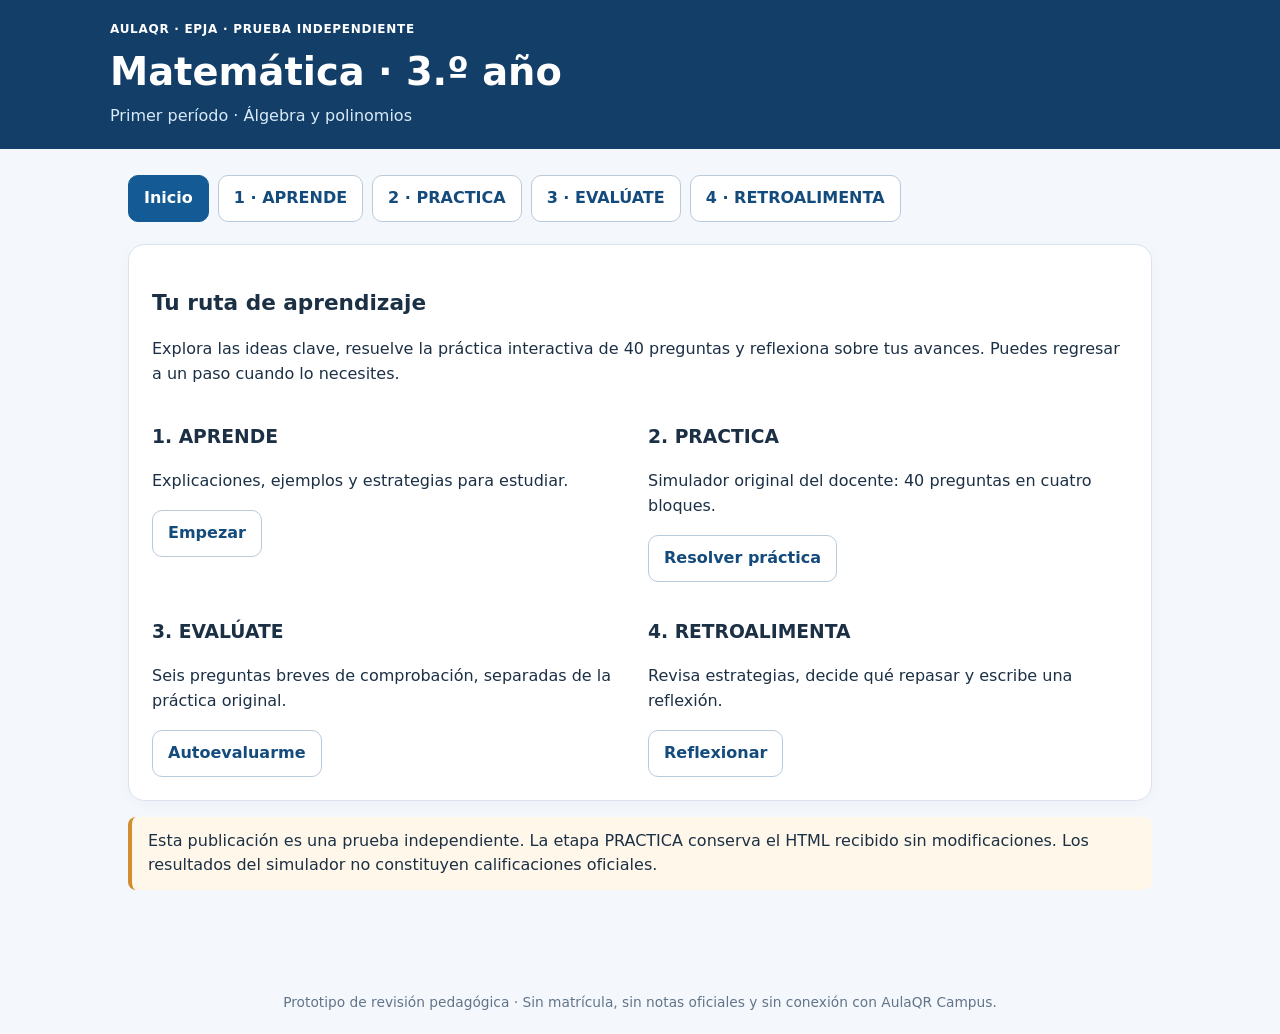
<file: matematica-3ro-algebra/index.html>
<!doctype html><html lang="es"><head><meta charset="utf-8"><meta name="viewport" content="width=device-width,initial-scale=1"><title>AulaQR · Matemática 3.º año · Álgebra y polinomios</title><link rel="stylesheet" href="estilos.css"></head><body><header><div class="eyebrow">AulaQR · EPJA · PRUEBA INDEPENDIENTE</div><h1>Matemática · 3.º año</h1><div class="sub">Primer período · Álgebra y polinomios</div></header><main><nav aria-label="Ruta de aprendizaje"><a href="index.html" aria-current="page">Inicio</a><a href="aprende.html">1 · APRENDE</a><a href="practica.html">2 · PRACTICA</a><a href="evaluate.html">3 · EVALÚATE</a><a href="retroalimenta.html">4 · RETROALIMENTA</a></nav><section class="panel"><h2>Tu ruta de aprendizaje</h2><p>Explora las ideas clave, resuelve la práctica interactiva de 40 preguntas y reflexiona sobre tus avances. Puedes regresar a un paso cuando lo necesites.</p><div class="grid"><article><h3>1. APRENDE</h3><p>Explicaciones, ejemplos y estrategias para estudiar.</p><a class="btn" href="aprende.html">Empezar</a></article><article><h3>2. PRACTICA</h3><p>Simulador original del docente: 40 preguntas en cuatro bloques.</p><a class="btn" href="practica.html">Resolver práctica</a></article><article><h3>3. EVALÚATE</h3><p>Seis preguntas breves de comprobación, separadas de la práctica original.</p><a class="btn" href="evaluate.html">Autoevaluarme</a></article><article><h3>4. RETROALIMENTA</h3><p>Revisa estrategias, decide qué repasar y escribe una reflexión.</p><a class="btn" href="retroalimenta.html">Reflexionar</a></article></div></section><p class="notice">Esta publicación es una prueba independiente. La etapa PRACTICA conserva el HTML recibido sin modificaciones. Los resultados del simulador no constituyen calificaciones oficiales.</p></main><footer>Prototipo de revisión pedagógica · Sin matrícula, sin notas oficiales y sin conexión con AulaQR Campus.</footer></body></html>
</file>
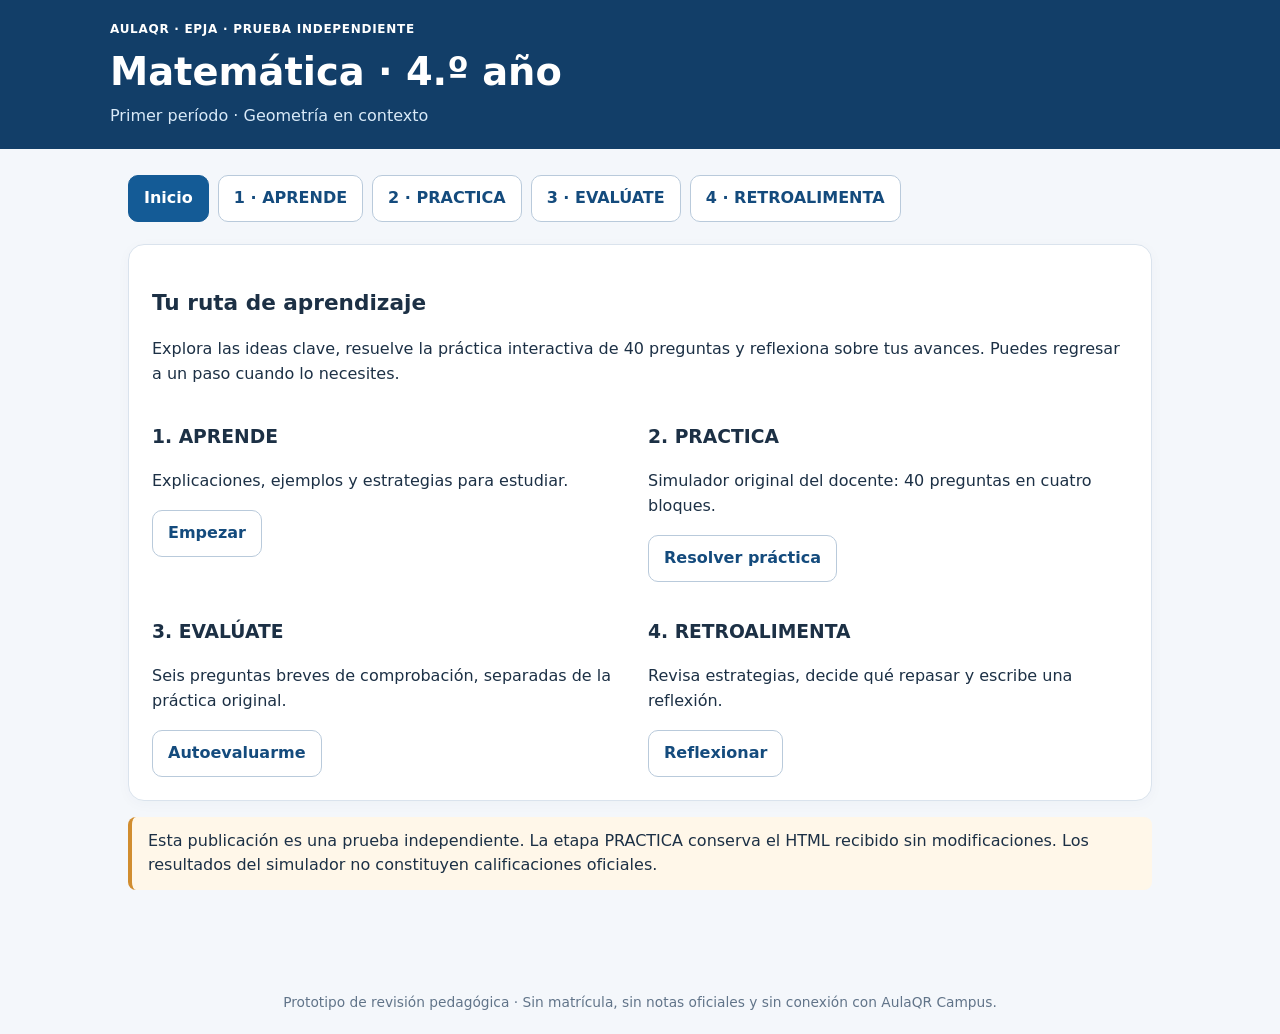
<file: matematica-4to-geometria/index.html>
<!doctype html><html lang="es"><head><meta charset="utf-8"><meta name="viewport" content="width=device-width,initial-scale=1"><title>AulaQR · Matemática 4.º año · Geometría en contexto</title><link rel="stylesheet" href="estilos.css"></head><body><header><div class="eyebrow">AulaQR · EPJA · PRUEBA INDEPENDIENTE</div><h1>Matemática · 4.º año</h1><div class="sub">Primer período · Geometría en contexto</div></header><main><nav aria-label="Ruta de aprendizaje"><a href="index.html" aria-current="page">Inicio</a><a href="aprende.html">1 · APRENDE</a><a href="practica.html">2 · PRACTICA</a><a href="evaluate.html">3 · EVALÚATE</a><a href="retroalimenta.html">4 · RETROALIMENTA</a></nav><section class="panel"><h2>Tu ruta de aprendizaje</h2><p>Explora las ideas clave, resuelve la práctica interactiva de 40 preguntas y reflexiona sobre tus avances. Puedes regresar a un paso cuando lo necesites.</p><div class="grid"><article><h3>1. APRENDE</h3><p>Explicaciones, ejemplos y estrategias para estudiar.</p><a class="btn" href="aprende.html">Empezar</a></article><article><h3>2. PRACTICA</h3><p>Simulador original del docente: 40 preguntas en cuatro bloques.</p><a class="btn" href="practica.html">Resolver práctica</a></article><article><h3>3. EVALÚATE</h3><p>Seis preguntas breves de comprobación, separadas de la práctica original.</p><a class="btn" href="evaluate.html">Autoevaluarme</a></article><article><h3>4. RETROALIMENTA</h3><p>Revisa estrategias, decide qué repasar y escribe una reflexión.</p><a class="btn" href="retroalimenta.html">Reflexionar</a></article></div></section><p class="notice">Esta publicación es una prueba independiente. La etapa PRACTICA conserva el HTML recibido sin modificaciones. Los resultados del simulador no constituyen calificaciones oficiales.</p></main><footer>Prototipo de revisión pedagógica · Sin matrícula, sin notas oficiales y sin conexión con AulaQR Campus.</footer></body></html>
</file>
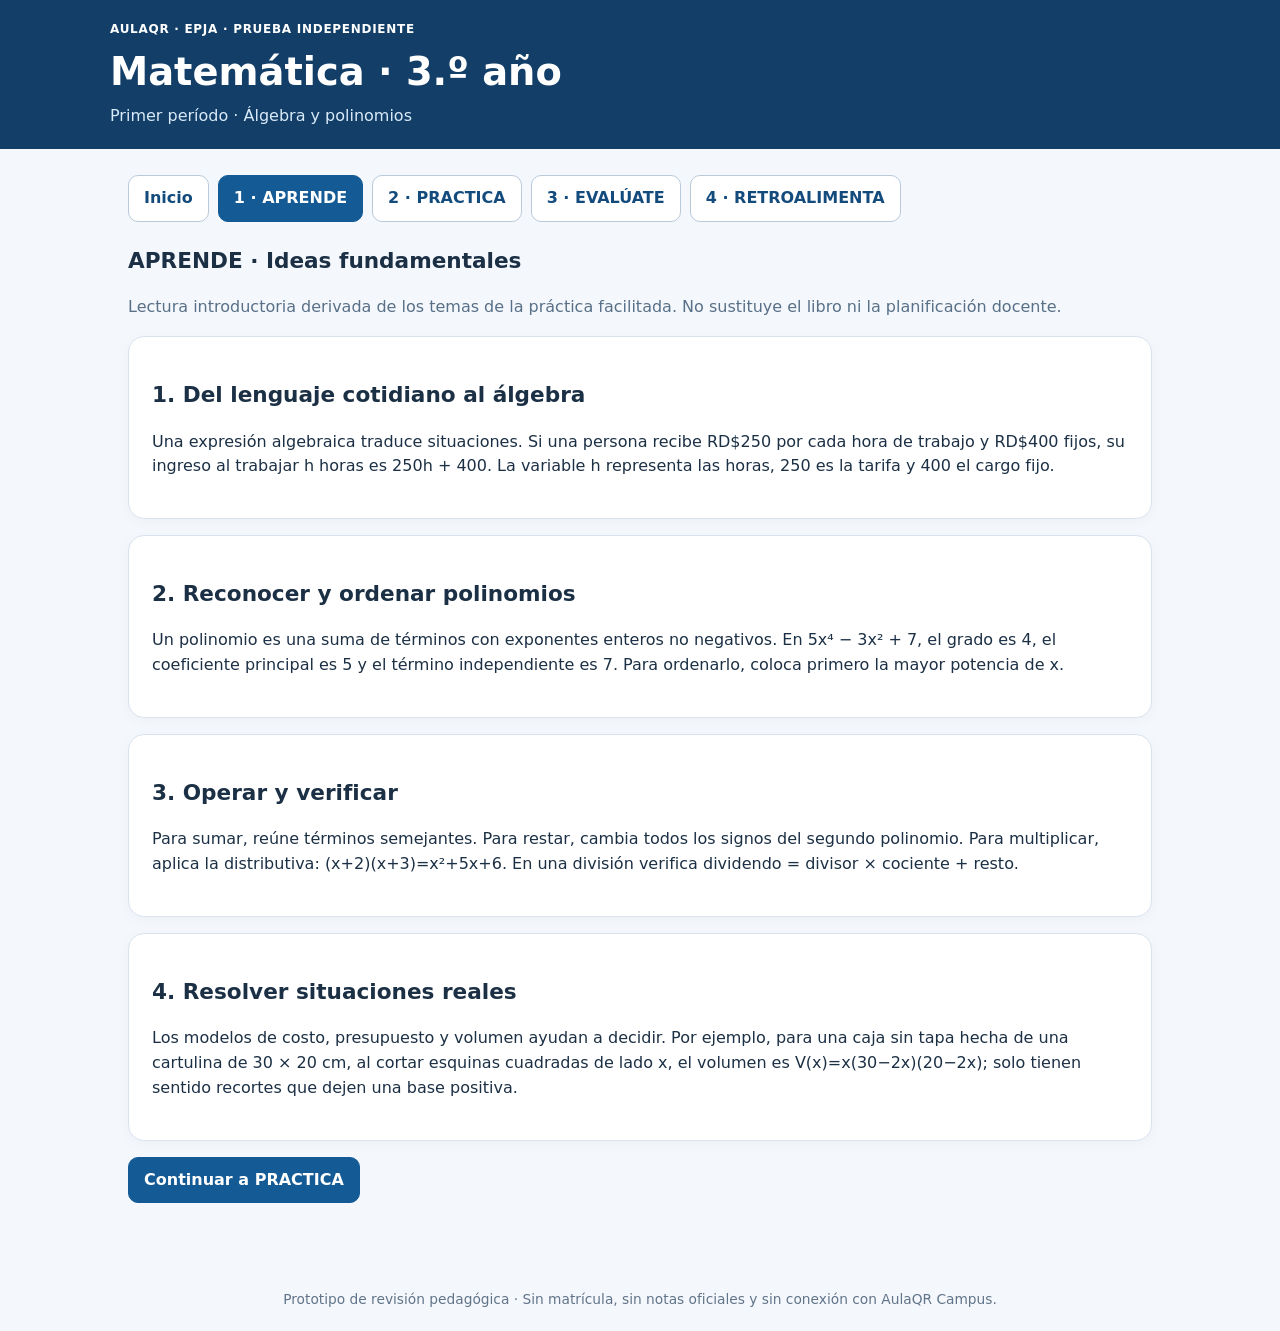
<file: matematica-3ro-algebra/aprende.html>
<!doctype html><html lang="es"><head><meta charset="utf-8"><meta name="viewport" content="width=device-width,initial-scale=1"><title>AulaQR · Matemática 3.º año · Álgebra y polinomios</title><link rel="stylesheet" href="estilos.css"></head><body><header><div class="eyebrow">AulaQR · EPJA · PRUEBA INDEPENDIENTE</div><h1>Matemática · 3.º año</h1><div class="sub">Primer período · Álgebra y polinomios</div></header><main><nav aria-label="Ruta de aprendizaje"><a href="index.html">Inicio</a><a href="aprende.html" aria-current="page">1 · APRENDE</a><a href="practica.html">2 · PRACTICA</a><a href="evaluate.html">3 · EVALÚATE</a><a href="retroalimenta.html">4 · RETROALIMENTA</a></nav><h2>APRENDE · Ideas fundamentales</h2><p class="muted">Lectura introductoria derivada de los temas de la práctica facilitada. No sustituye el libro ni la planificación docente.</p><article class="panel"><h2>1. Del lenguaje cotidiano al álgebra</h2><p>Una expresión algebraica traduce situaciones. Si una persona recibe RD$250 por cada hora de trabajo y RD$400 fijos, su ingreso al trabajar h horas es 250h + 400. La variable h representa las horas, 250 es la tarifa y 400 el cargo fijo.</p></article><article class="panel"><h2>2. Reconocer y ordenar polinomios</h2><p>Un polinomio es una suma de términos con exponentes enteros no negativos. En 5x⁴ − 3x² + 7, el grado es 4, el coeficiente principal es 5 y el término independiente es 7. Para ordenarlo, coloca primero la mayor potencia de x.</p></article><article class="panel"><h2>3. Operar y verificar</h2><p>Para sumar, reúne términos semejantes. Para restar, cambia todos los signos del segundo polinomio. Para multiplicar, aplica la distributiva: (x+2)(x+3)=x²+5x+6. En una división verifica dividendo = divisor × cociente + resto.</p></article><article class="panel"><h2>4. Resolver situaciones reales</h2><p>Los modelos de costo, presupuesto y volumen ayudan a decidir. Por ejemplo, para una caja sin tapa hecha de una cartulina de 30 × 20 cm, al cortar esquinas cuadradas de lado x, el volumen es V(x)=x(30−2x)(20−2x); solo tienen sentido recortes que dejen una base positiva.</p></article><a class="btn primary" href="practica.html">Continuar a PRACTICA</a></main><footer>Prototipo de revisión pedagógica · Sin matrícula, sin notas oficiales y sin conexión con AulaQR Campus.</footer></body></html>
</file>
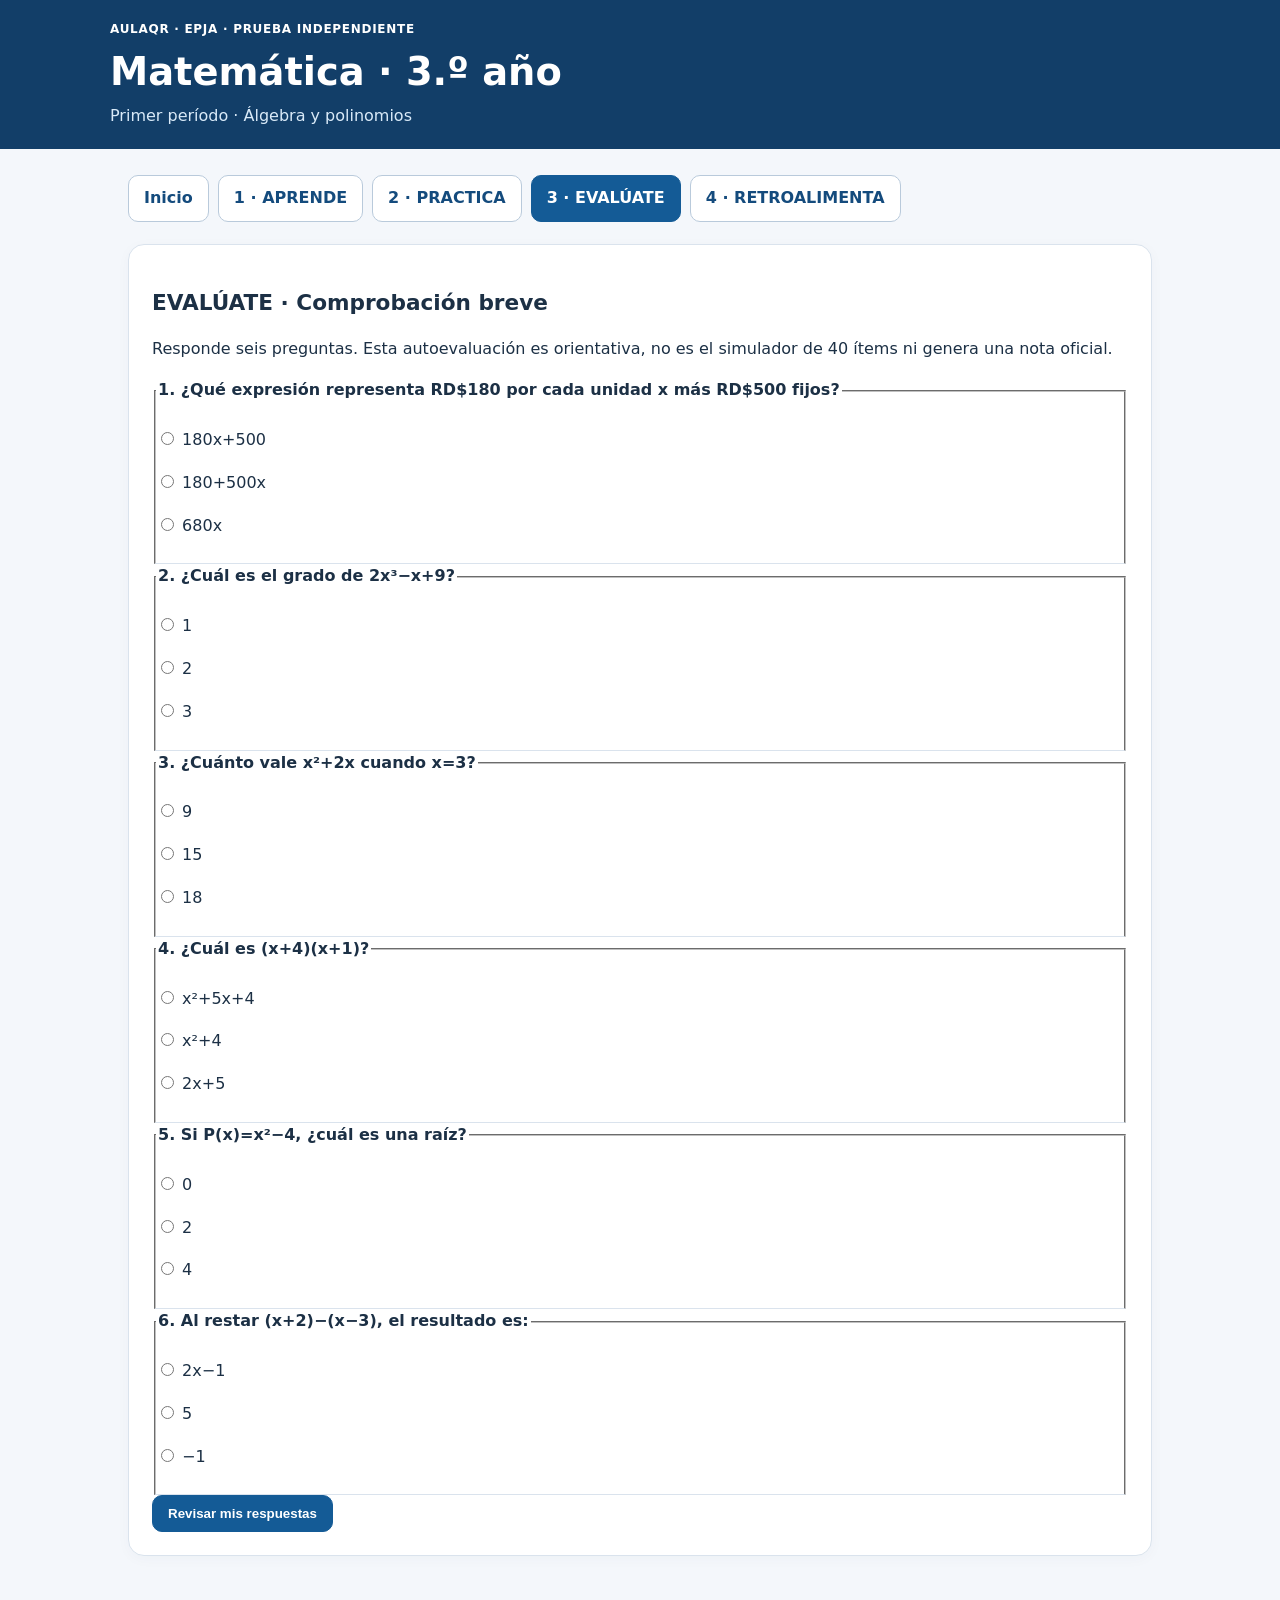
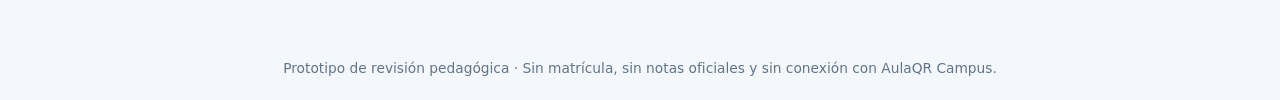
<file: matematica-3ro-algebra/evaluate.html>
<!doctype html><html lang="es"><head><meta charset="utf-8"><meta name="viewport" content="width=device-width,initial-scale=1"><title>AulaQR · Matemática 3.º año · Álgebra y polinomios</title><link rel="stylesheet" href="estilos.css"></head><body><header><div class="eyebrow">AulaQR · EPJA · PRUEBA INDEPENDIENTE</div><h1>Matemática · 3.º año</h1><div class="sub">Primer período · Álgebra y polinomios</div></header><main><nav aria-label="Ruta de aprendizaje"><a href="index.html">Inicio</a><a href="aprende.html">1 · APRENDE</a><a href="practica.html">2 · PRACTICA</a><a href="evaluate.html" aria-current="page">3 · EVALÚATE</a><a href="retroalimenta.html">4 · RETROALIMENTA</a></nav><section class="panel"><h2>EVALÚATE · Comprobación breve</h2><p>Responde seis preguntas. Esta autoevaluación es orientativa, no es el simulador de 40 ítems ni genera una nota oficial.</p><form id="quiz"><fieldset class="question"><legend><strong>1. ¿Qué expresión representa RD$180 por cada unidad x más RD$500 fijos?</strong></legend><label><input type="radio" name="q0" value="0"> 180x+500</label><label><input type="radio" name="q0" value="1"> 180+500x</label><label><input type="radio" name="q0" value="2"> 680x</label></fieldset><fieldset class="question"><legend><strong>2. ¿Cuál es el grado de 2x³−x+9?</strong></legend><label><input type="radio" name="q1" value="0"> 1</label><label><input type="radio" name="q1" value="1"> 2</label><label><input type="radio" name="q1" value="2"> 3</label></fieldset><fieldset class="question"><legend><strong>3. ¿Cuánto vale x²+2x cuando x=3?</strong></legend><label><input type="radio" name="q2" value="0"> 9</label><label><input type="radio" name="q2" value="1"> 15</label><label><input type="radio" name="q2" value="2"> 18</label></fieldset><fieldset class="question"><legend><strong>4. ¿Cuál es (x+4)(x+1)?</strong></legend><label><input type="radio" name="q3" value="0"> x²+5x+4</label><label><input type="radio" name="q3" value="1"> x²+4</label><label><input type="radio" name="q3" value="2"> 2x+5</label></fieldset><fieldset class="question"><legend><strong>5. Si P(x)=x²−4, ¿cuál es una raíz?</strong></legend><label><input type="radio" name="q4" value="0"> 0</label><label><input type="radio" name="q4" value="1"> 2</label><label><input type="radio" name="q4" value="2"> 4</label></fieldset><fieldset class="question"><legend><strong>6. Al restar (x+2)−(x−3), el resultado es:</strong></legend><label><input type="radio" name="q5" value="0"> 2x−1</label><label><input type="radio" name="q5" value="1"> 5</label><label><input type="radio" name="q5" value="2"> −1</label></fieldset><button class="btn primary" type="submit">Revisar mis respuestas</button></form><div id="out" aria-live="polite"></div></section><script>const items=[{"answer": 0, "why": "Se multiplica el costo variable por x y se suma el costo fijo.", "options": ["180x+500", "180+500x", "680x"]}, {"answer": 2, "why": "El exponente mayor es 3.", "options": ["1", "2", "3"]}, {"answer": 1, "why": "Sustituye x=3: 9+6=15.", "options": ["9", "15", "18"]}, {"answer": 0, "why": "Aplica la distributiva a ambos términos.", "options": ["x²+5x+4", "x²+4", "2x+5"]}, {"answer": 1, "why": "P(2)=4−4=0.", "options": ["0", "2", "4"]}, {"answer": 1, "why": "Cambiar el signo del segundo paréntesis deja x+2−x+3=5.", "options": ["2x−1", "5", "−1"]}];document.querySelector('#quiz').addEventListener('submit',e=>{e.preventDefault();let score=0;const lines=items.map((q,i)=>{const choice=document.querySelector('input[name="q'+i+'"]:checked');const ok=choice&&Number(choice.value)===q.answer;if(ok)score++;return '<li><strong>Pregunta '+(i+1)+': '+(ok?'Correcta':'Revisar')+'.</strong> '+q.why+'</li>'});document.querySelector('#out').innerHTML='<div class="result"><strong>'+score+' de '+items.length+' respuestas correctas</strong><p>Repasa las explicaciones y los contenidos relacionados; este resultado es solo orientativo.</p><ol>'+lines.join('')+'</ol><a class="btn" href="retroalimenta.html">Ir a RETROALIMENTA</a></div>';})</script></main><footer>Prototipo de revisión pedagógica · Sin matrícula, sin notas oficiales y sin conexión con AulaQR Campus.</footer></body></html>
</file>
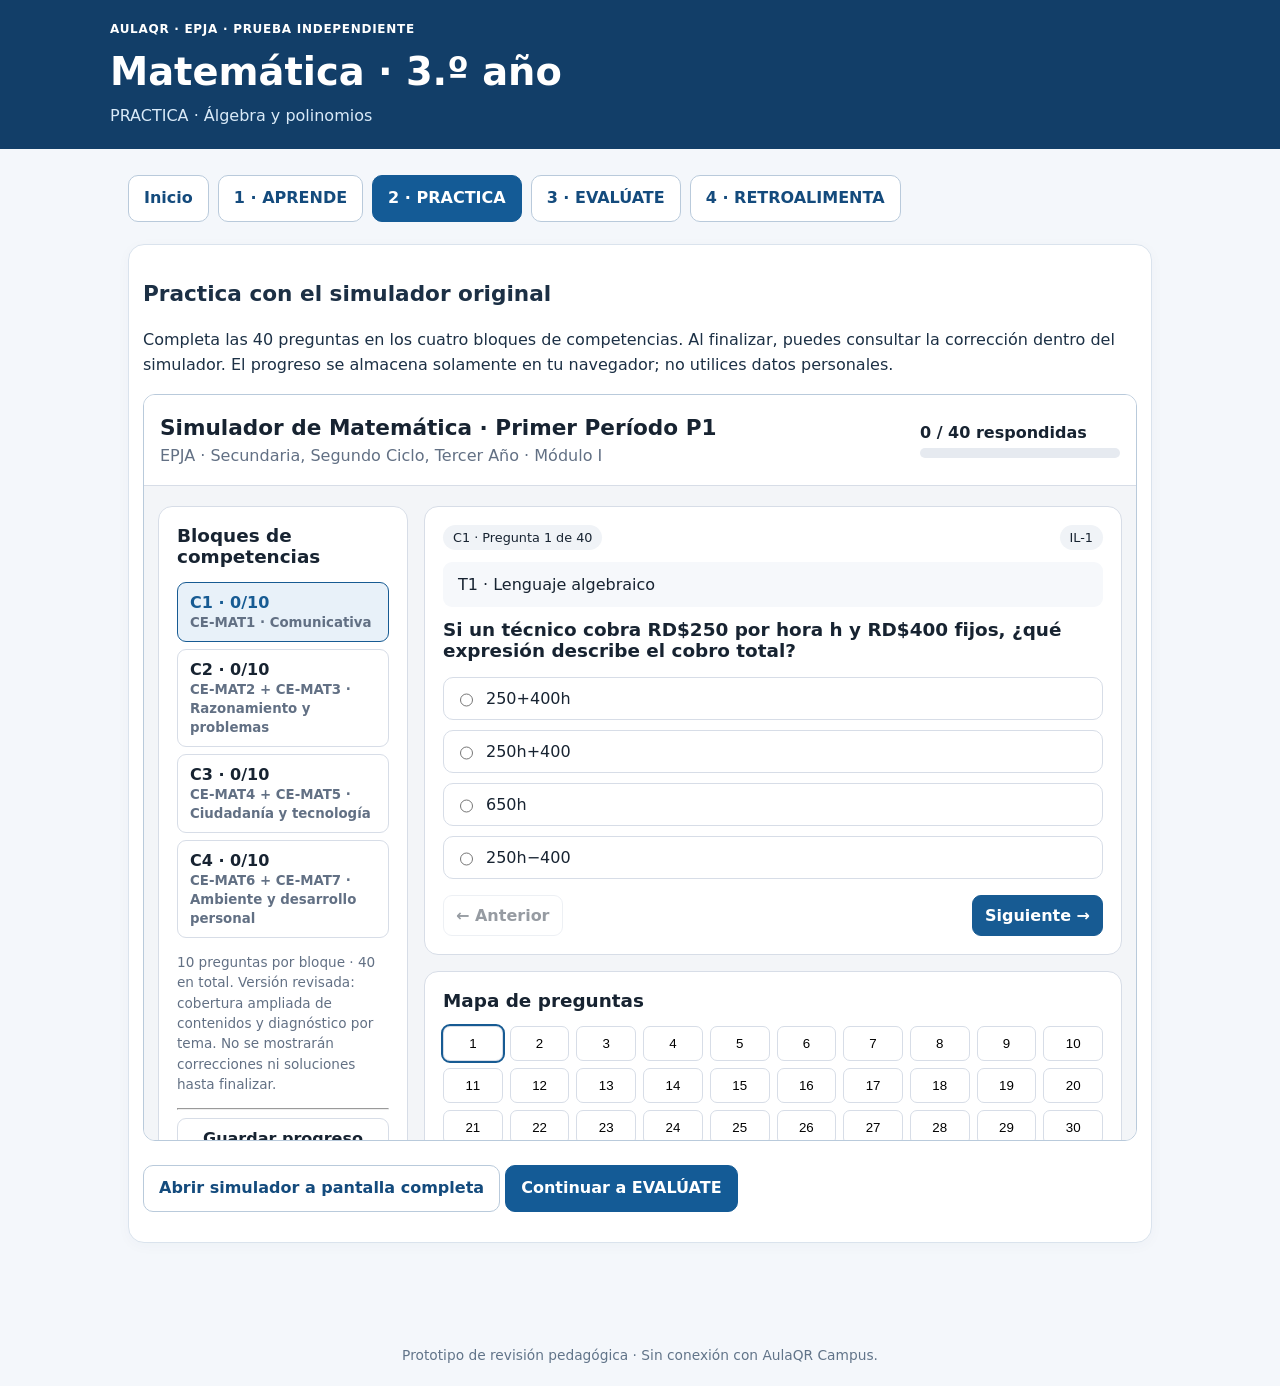
<file: matematica-3ro-algebra/practica.html>
<!doctype html><html lang="es"><head><meta charset="utf-8"><meta name="viewport" content="width=device-width,initial-scale=1"><title>AulaQR · PRACTICA · 3.º año</title><link rel="stylesheet" href="estilos.css"><style>.simulador{width:100%;height:83vh;border:1px solid #b9cadb;border-radius:12px;background:white;min-height:550px}.panel{padding:14px}</style></head><body><header><div class="eyebrow">AulaQR · EPJA · PRUEBA INDEPENDIENTE</div><h1>Matemática · 3.º año</h1><div class="sub">PRACTICA · Álgebra y polinomios</div></header><main><nav aria-label="Ruta de aprendizaje"><a href="index.html">Inicio</a><a href="aprende.html">1 · APRENDE</a><a href="practica.html" aria-current="page">2 · PRACTICA</a><a href="evaluate.html">3 · EVALÚATE</a><a href="retroalimenta.html">4 · RETROALIMENTA</a></nav><section class="panel"><h2>Practica con el simulador original</h2><p>Completa las 40 preguntas en los cuatro bloques de competencias. Al finalizar, puedes consultar la corrección dentro del simulador. El progreso se almacena solamente en tu navegador; no utilices datos personales.</p><iframe class="simulador" src="simulador-original.html" title="Simulador original de Matemática para 3.º año"></iframe><p><a class="btn" href="simulador-original.html" target="_blank" rel="noopener">Abrir simulador a pantalla completa</a> <a class="btn primary" href="evaluate.html">Continuar a EVALÚATE</a></p></section></main><footer>Prototipo de revisión pedagógica · Sin conexión con AulaQR Campus.</footer></body></html>
</file>
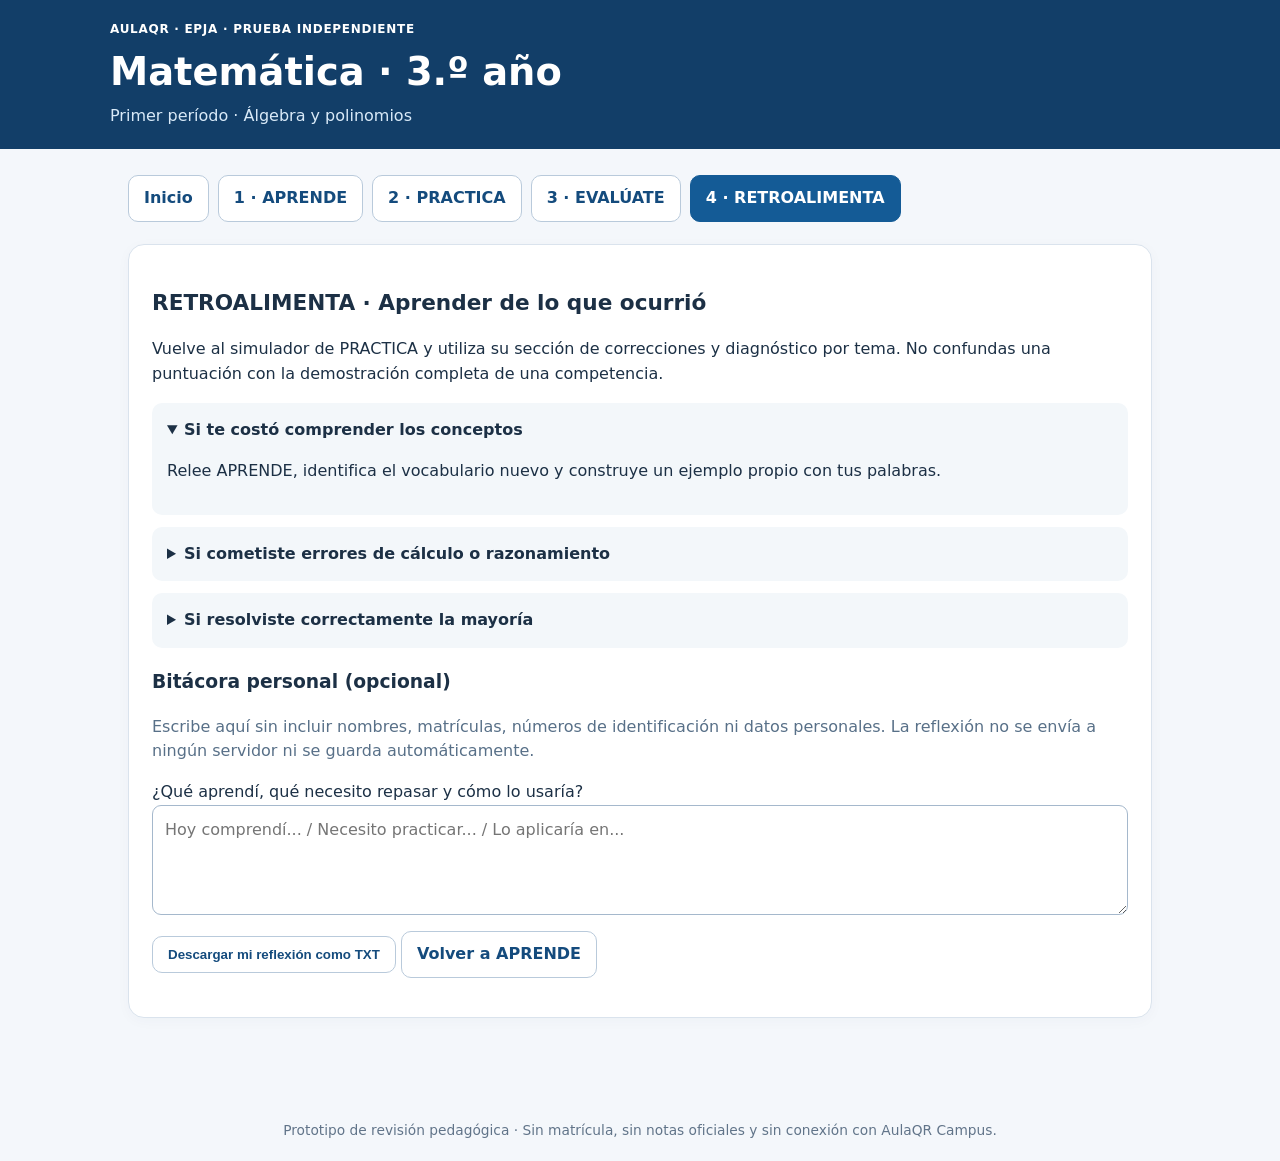
<file: matematica-3ro-algebra/retroalimenta.html>
<!doctype html><html lang="es"><head><meta charset="utf-8"><meta name="viewport" content="width=device-width,initial-scale=1"><title>AulaQR · Matemática 3.º año · Álgebra y polinomios</title><link rel="stylesheet" href="estilos.css"></head><body><header><div class="eyebrow">AulaQR · EPJA · PRUEBA INDEPENDIENTE</div><h1>Matemática · 3.º año</h1><div class="sub">Primer período · Álgebra y polinomios</div></header><main><nav aria-label="Ruta de aprendizaje"><a href="index.html">Inicio</a><a href="aprende.html">1 · APRENDE</a><a href="practica.html">2 · PRACTICA</a><a href="evaluate.html">3 · EVALÚATE</a><a href="retroalimenta.html" aria-current="page">4 · RETROALIMENTA</a></nav><section class="panel"><h2>RETROALIMENTA · Aprender de lo que ocurrió</h2><p>Vuelve al simulador de PRACTICA y utiliza su sección de correcciones y diagnóstico por tema. No confundas una puntuación con la demostración completa de una competencia.</p><details open><summary>Si te costó comprender los conceptos</summary><p>Relee APRENDE, identifica el vocabulario nuevo y construye un ejemplo propio con tus palabras.</p></details><details><summary>Si cometiste errores de cálculo o razonamiento</summary><p>Rehaz dos ejercicios paso a paso, verifica operaciones y explica por qué una respuesta anterior no era válida.</p></details><details><summary>Si resolviste correctamente la mayoría</summary><p>Crea un problema de la vida cotidiana que use uno de los métodos estudiados y explica cómo lo resolverías.</p></details><h3>Bitácora personal (opcional)</h3><p class="muted">Escribe aquí sin incluir nombres, matrículas, números de identificación ni datos personales. La reflexión no se envía a ningún servidor ni se guarda automáticamente.</p><label for="ref">¿Qué aprendí, qué necesito repasar y cómo lo usaría?</label><textarea id="ref" class="reflection" placeholder="Hoy comprendí... / Necesito practicar... / Lo aplicaría en..."></textarea><p><button type="button" id="download" class="btn">Descargar mi reflexión como TXT</button> <a class="btn" href="aprende.html">Volver a APRENDE</a></p></section><script>document.getElementById('download').addEventListener('click',()=>{const content=document.getElementById('ref').value;const blob=new Blob([content],{type:'text/plain;charset=utf-8'});const u=URL.createObjectURL(blob);const a=document.createElement('a');a.href=u;a.download='reflexion-aulaqr.txt';a.click();setTimeout(()=>URL.revokeObjectURL(u),1000)})</script></main><footer>Prototipo de revisión pedagógica · Sin matrícula, sin notas oficiales y sin conexión con AulaQR Campus.</footer></body></html>
</file>
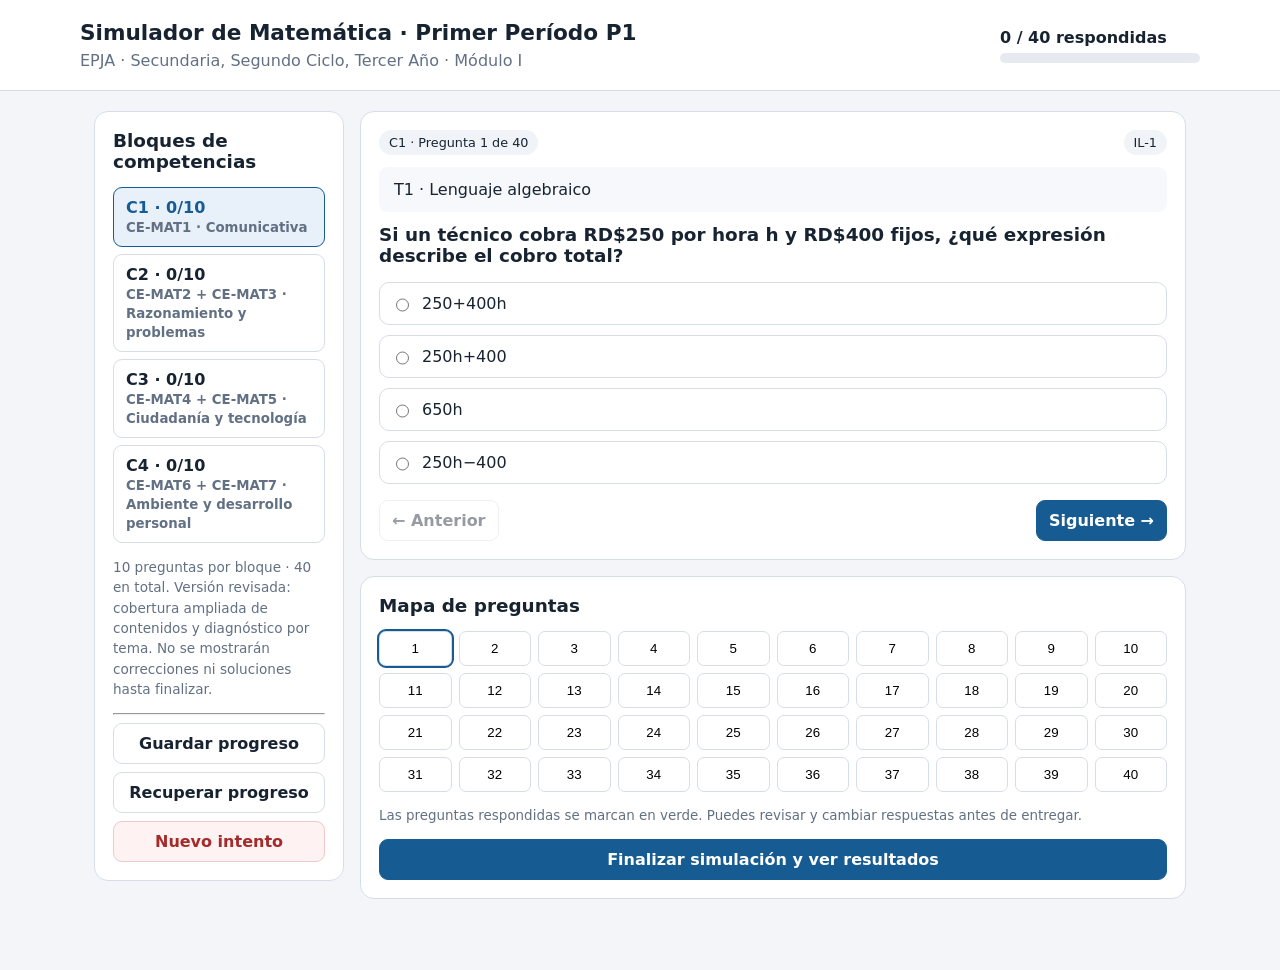
<file: matematica-3ro-algebra/simulador-original.html>
<!DOCTYPE html><html lang="es"><head><meta charset="UTF-8"><meta name="viewport" content="width=device-width,initial-scale=1"><title>Simulador EPJA · Matemática · P1</title><style>
:root{--bg:#f3f5f8;--line:#d7dde7;--ink:#172331;--muted:#627084;--blue:#175b93;--soft:#e8f1f9;--green:#126c46;--red:#a52b2b}*{box-sizing:border-box}body{margin:0;background:var(--bg);color:var(--ink);font-family:system-ui,-apple-system,Segoe UI,Arial,sans-serif}header{background:#fff;border-bottom:1px solid var(--line);padding:20px 16px}.wrap{max-width:1120px;margin:auto}.headrow{display:flex;justify-content:space-between;gap:20px;align-items:center;flex-wrap:wrap}h1{font-size:1.35rem;margin:0 0 6px}h2{font-size:1.15rem;margin-top:0}p{line-height:1.5}.muted,small{color:var(--muted)}main{max-width:1120px;margin:20px auto;padding:0 14px 35px;display:grid;grid-template-columns:250px 1fr;gap:16px}.panel{background:white;border:1px solid var(--line);border-radius:14px;padding:18px;margin-bottom:16px}.sidebar{height:max-content;position:sticky;top:15px}.navbtn,.action{font:inherit;font-weight:650;border-radius:9px;border:1px solid var(--line);padding:10px 12px;cursor:pointer;background:#fff;color:var(--ink)}.navbtn{display:block;width:100%;margin:7px 0;text-align:left}.navbtn.on{background:var(--soft);border-color:var(--blue);color:var(--blue)}button:disabled{opacity:.45;cursor:not-allowed}.primary{background:var(--blue);color:white;border-color:var(--blue)}.danger{background:#fff2f2;color:var(--red);border-color:#edc9c9}.row{display:flex;gap:10px;align-items:center;flex-wrap:wrap;justify-content:space-between}.chip{font-size:.8rem;background:#f0f3f7;border-radius:100px;padding:5px 10px}.context{padding:13px 15px;background:#f6f8fb;border-radius:9px;margin:12px 0}.choices{display:grid;gap:10px;margin:16px 0}.choice{display:flex;gap:10px;border:1px solid var(--line);border-radius:10px;padding:11px;cursor:pointer}.choice:has(input:checked){border-color:var(--blue);background:#eff7fd}.choice input{accent-color:var(--blue)}.gridq{display:grid;grid-template-columns:repeat(10,minmax(0,1fr));gap:7px;margin-top:10px}.qnum{border:1px solid var(--line);background:white;padding:9px 0;border-radius:7px;cursor:pointer}.qnum.done{background:#d9efe2}.qnum.current{outline:2px solid var(--blue)}.meter{height:10px;background:#e6eaf0;border-radius:10px;overflow:hidden}.fill{height:100%;background:var(--blue);width:0}.scoregrid{display:grid;grid-template-columns:repeat(4,1fr);gap:10px}.score{border:1px solid var(--line);border-radius:10px;padding:13px;background:#f8fafc;text-align:center}.score strong{font-size:1.65rem;display:block}.score span{font-size:.78rem;color:var(--muted)}table{border-collapse:collapse;width:100%;font-size:.9rem}th,td{border:1px solid var(--line);padding:10px;text-align:center}th{background:#e9edf2}td:first-child{text-align:left}td.highlight{background:#eaf5ee;font-weight:800}.review{border:1px solid var(--line);padding:14px;border-radius:10px;margin:9px 0}.review.good{border-left:5px solid var(--green)}.review.bad{border-left:5px solid var(--red)}.right{color:var(--green)}.wrong{color:var(--red)}.notice{padding:12px;background:#eef4fb;border-left:4px solid var(--blue);border-radius:7px}#results{display:none}#test{display:block}@media(max-width:760px){main{grid-template-columns:1fr}.sidebar{position:static}.scoregrid{grid-template-columns:repeat(2,1fr)}.gridq{grid-template-columns:repeat(5,1fr)}.panel{padding:14px}}@media print{header,.sidebar,.actions,.gridq,#test{display:none!important}main{display:block}#results{display:block!important}.panel{border:0;padding:10px}body{background:white}.review{break-inside:avoid}}
.diaggrid{display:grid;grid-template-columns:repeat(2,minmax(0,1fr));gap:12px}.diagcard{padding:12px;border:1px solid var(--line);border-radius:10px;background:#fafbfd}.diagcard .row{margin:9px 0}.diagcard .meter{height:7px;margin:8px 0}@media(max-width:650px){.diaggrid{grid-template-columns:1fr}}</style></head><body><header><div class="wrap headrow"><div><h1>Simulador de Matemática · Primer Período P1</h1><div class="muted">EPJA · Secundaria, Segundo Ciclo, Tercer Año · Módulo I</div></div><div><strong id="headProgress">0 / 40 respondidas</strong><div class="meter" style="width:200px;margin-top:6px"><div id="progressFill" class="fill"></div></div></div></div></header>
<main><aside class="panel sidebar"><h2>Bloques de competencias</h2><div id="blockNav"></div><p class="muted" style="font-size:.85rem">10 preguntas por bloque · 40 en total. Versión revisada: cobertura ampliada de contenidos y diagnóstico por tema. No se mostrarán correcciones ni soluciones hasta finalizar.</p><hr><button class="action" id="saveBtn" style="width:100%">Guardar progreso</button><button class="action" id="restoreBtn" style="width:100%;margin-top:8px">Recuperar progreso</button><button class="action danger" id="resetBtn" style="width:100%;margin-top:8px">Nuevo intento</button></aside>
<section><div id="test"><div class="panel"><div class="row"><span id="qLabel" class="chip"></span><span id="qIndicator" class="chip"></span></div><div class="context" id="qTopic"></div><h2 id="qPrompt"></h2><div class="choices" id="choices"></div><div class="row actions"><button class="action" id="prev">← Anterior</button><button class="action primary" id="next">Siguiente →</button></div></div><div class="panel"><h2>Mapa de preguntas</h2><div id="qgrid" class="gridq"></div><p class="muted" style="font-size:.84rem">Las preguntas respondidas se marcan en verde. Puedes revisar y cambiar respuestas antes de entregar.</p><button class="action primary" id="finish" style="width:100%">Finalizar simulación y ver resultados</button></div></div>
<div id="results"><div class="panel"><h2>Registro simulado de evaluación · Matemática · P1</h2><p class="muted">Resultados de práctica, presentados según los cuatro bloques del registro oficial. No son notas oficiales ni sustituyen la evaluación docente.</p><div class="scoregrid" id="scores"></div><h3>Vista tipo registro oficial</h3><div style="overflow-x:auto"><table><thead><tr><th>Participante</th><th>C1 · P1</th><th>C2 · P1</th><th>C3 · P1</th><th>C4 · P1</th><th>Promedio simulado de P1</th></tr></thead><tbody id="regRow"></tbody></table></div><p class="notice">Cada bloque contiene 10 preguntas de igual valor: 10 puntos por respuesta correcta. El promedio mostrado es únicamente el promedio de los cuatro resultados simulados de P1. Las casillas RP1 y los otros períodos no se calculan aquí.</p><div id="diagnostic" class="panel" style="margin:16px 0;border:1px solid var(--line)"></div><div class="actions row"><button class="action" id="print">Imprimir reporte</button><button class="action" id="export">Exportar CSV</button><button class="action primary" id="reviewToggle">Ver correcciones y explicaciones</button></div></div><div id="review" class="panel" style="display:none"><h2>Revisión completa de respuestas</h2><div id="reviewContent"></div></div><div class="panel"><button class="action danger" id="retry">Iniciar nuevo intento</button></div></div></section></main>
<script>
const QUESTIONS=[{"id": 1, "block": "C1", "topic": "T1 · Lenguaje algebraico", "il": "IL-1", "prompt": "Si un técnico cobra RD$250 por hora h y RD$400 fijos, ¿qué expresión describe el cobro total?", "options": ["250+400h", "250h+400", "650h", "250h−400"], "answer": 1, "why": "El pago variable es 250h y el fijo es 400."}, {"id": 2, "block": "C1", "topic": "T1 · Lenguaje algebraico", "il": "IL-1", "prompt": "¿Qué frase expresa exactamente 3x²+4?", "options": ["El triple de un número aumentado cuatro veces", "El cuadrado del triple de x más cuatro", "El triple del cuadrado de x más cuatro", "El triple de x más cuatro al cuadrado"], "answer": 2, "why": "Primero se eleva x al cuadrado, luego se multiplica por 3 y se suma 4."}, {"id": 3, "block": "C1", "topic": "T2 · Elementos", "il": "IL-1", "prompt": "En P(x)=5x⁴−3x²+7, ¿cuáles son el grado, el coeficiente principal y el término independiente?", "options": ["4, 5 y 7", "5, 4 y 7", "4, −3 y 7", "2, 5 y 0"], "answer": 0, "why": "El término de mayor grado es 5x⁴ y el término sin x es 7."}, {"id": 4, "block": "C1", "topic": "T2 · Elementos", "il": "IL-1", "prompt": "En P(x)=2x³−7x+1, ¿qué coeficiente corresponde al término de grado 2 que falta?", "options": ["1", "2", "−7", "0"], "answer": 3, "why": "El coeficiente de x² es 0 porque ese término no aparece."}, {"id": 5, "block": "C1", "topic": "T3 · Tipos", "il": "IL-1", "prompt": "¿Cómo se clasifica x³−2x+5 según su número de términos y su grado?", "options": ["Trinomio de grado 3", "Binomio de grado 3", "Trinomio de grado 2", "Monomio de grado 3"], "answer": 0, "why": "Tiene tres términos y su mayor exponente es 3."}, {"id": 6, "block": "C1", "topic": "T3 · Ordenación", "il": "IL-1", "prompt": "¿Cuál es el orden decreciente de 5−2x³+4x−x²?", "options": ["5+4x−x²−2x³", "−2x³−x²+4x+5", "−x²−2x³+5+4x", "4x+5−2x³−x²"], "answer": 1, "why": "En orden decreciente van x³, x², x y término independiente."}, {"id": 7, "block": "C1", "topic": "T4 · Polinomios especiales", "il": "IL-2", "prompt": "¿Cuál afirmación es correcta sobre P(x)=0 y Q(x)=x³+2?", "options": ["P es de grado 0 y Q no es mónico", "P es nulo y Q es mónico", "P es identidad y Q es nulo", "Ambos son polinomios identidad"], "answer": 1, "why": "Al polinomio nulo no se le asigna grado; Q es mónico porque su coeficiente principal es 1."}, {"id": 8, "block": "C1", "topic": "T4 · Raíces", "il": "IL-2", "prompt": "Si P(−3)=0, ¿qué significa respecto al polinomio P(x)?", "options": ["Que P tiene grado 3", "Que −3 es raíz de P", "Que P(x) es negativo para todo x", "Que −3 es coeficiente principal"], "answer": 1, "why": "Un número a es raíz cuando P(a)=0."}, {"id": 9, "block": "C1", "topic": "T5 · Interpretación de resta", "il": "IL-1 / IL-2", "prompt": "En P(x)−Q(x), ¿qué significa restar Q(x)?", "options": ["Cambiar de signo todos sus términos y sumar a P(x)", "Cambiar solo el primer término de Q", "Sumar siempre los coeficientes", "Restar solo los grados"], "answer": 0, "why": "P−Q=P+(−Q): se cambia el signo de todos los términos de Q."}, {"id": 10, "block": "C1", "topic": "T7 · División e interpretación", "il": "IL-2", "prompt": "En D(x)=d(x)C(x)+R(x), ¿cuál condición corresponde al resto R(x)?", "options": ["Su grado siempre supera al divisor", "Debe ser igual al dividendo", "Es cero o tiene grado menor que el divisor", "Siempre es igual a 1"], "answer": 2, "why": "El resto es cero o de grado menor que d(x)."}, {"id": 11, "block": "C2", "topic": "T3 · Igualdad", "il": "IL-4", "prompt": "P(x)=ax²−2x+5 y Q(x)=3x²−2x+b son iguales. ¿Qué valores tienen a y b?", "options": ["a=3, b=5", "a=5, b=3", "a=−2, b=5", "a=3, b=−5"], "answer": 0, "why": "Los coeficientes de cada potencia deben coincidir."}, {"id": 12, "block": "C2", "topic": "T4 · Valor numérico", "il": "IL-4", "prompt": "Si P(x)=x²+6x+9, ¿cuánto vale P(2)?", "options": ["17", "25", "−3", "9"], "answer": 1, "why": "P(2)=4+12+9=25."}, {"id": 13, "block": "C2", "topic": "T4 · Raíz", "il": "IL-4", "prompt": "Para P(x)=x²+6x+9, ¿cuál es una raíz?", "options": ["3", "0", "−3", "−9"], "answer": 2, "why": "P(−3)=9−18+9=0."}, {"id": 14, "block": "C2", "topic": "T5 · Suma y resta", "il": "IL-4", "prompt": "Calcula (3x²+2x−4)−(x²−5x+6).", "options": ["2x²−3x+2", "2x²+7x−10", "4x²−3x−10", "2x²+7x+2"], "answer": 1, "why": "Restar el segundo polinomio produce 3x²+2x−4−x²+5x−6=2x²+7x−10."}, {"id": 15, "block": "C2", "topic": "T5 · Propiedades", "il": "IL-4", "prompt": "Con P(x)=x+2 y Q(x)=2x−1, ¿qué afirmación muestra correctamente una propiedad?", "options": ["P−Q=Q−P siempre", "P+Q=Q+P, pero en general P−Q≠Q−P", "P+Q≠Q+P siempre", "P−Q=P+Q siempre"], "answer": 1, "why": "La suma es conmutativa, la resta generalmente no lo es."}, {"id": 16, "block": "C2", "topic": "T6 · Multiplicación", "il": "IL-4", "prompt": "¿Qué producto es equivalente a (x+2)(x+3)?", "options": ["x²+5x+6", "x²+6", "x²+6x+5", "2x+5"], "answer": 0, "why": "Distribuyendo: x²+3x+2x+6=x²+5x+6."}, {"id": 17, "block": "C2", "topic": "T6 · Grado del producto", "il": "IL-4", "prompt": "Si P(x) tiene grado 4 y Q(x)=2x³+1, ¿qué grado tiene P(x)Q(x)?", "options": ["4", "3", "7", "12"], "answer": 2, "why": "Para polinomios no nulos, grado del producto = 4+3=7."}, {"id": 18, "block": "C2", "topic": "T7 · División con resto", "il": "IL-4", "prompt": "Divide x²+5x+7 entre x+2. ¿Cuáles son el cociente y el resto?", "options": ["C=x+3, R=0", "C=x+2, R=3", "C=x+3, R=1", "C=x+5, R=7"], "answer": 2, "why": "(x+2)(x+3)+1=x²+5x+7."}, {"id": 19, "block": "C2", "topic": "T7 · Comprobación", "il": "IL-4", "prompt": "¿Qué identidad verifica la división de D(x)=2x²+5x+4 entre d(x)=x+2?", "options": ["D=(x+2)(2x+1)+2", "D=(x+2)(2x+1)", "D=(x+2)(2x+2)+1", "D=(x+2)(x+1)+2"], "answer": 0, "why": "(x+2)(2x+1)=2x²+5x+2; faltan 2 unidades."}, {"id": 20, "block": "C2", "topic": "T8 · Cajas sin tapa", "il": "IL-4; CE-MAT3 (criterio operativo)", "prompt": "De una cartulina 30×20 cm se cortan esquinas de lado 4 cm. ¿Qué volumen tiene la caja sin tapa?", "options": ["480 cm³", "1056 cm³", "264 cm³", "2400 cm³"], "answer": 1, "why": "V=4(30−8)(20−8)=4·22·12=1056 cm³."}, {"id": 21, "block": "C3", "topic": "T2 · Interpretación de costos", "il": "IL-12", "prompt": "En C(x)=65x+850 para producir x artículos, ¿qué representan 65 y 850?", "options": ["65 costo fijo, 850 unitario", "Ambos costos fijos", "65 costo por unidad, 850 gasto fijo", "65 unidades, 850 ganancias"], "answer": 2, "why": "El coeficiente de x es costo unitario y el término independiente es fijo."}, {"id": 22, "block": "C3", "topic": "T3 · Comparación de opciones", "il": "IL-12", "prompt": "Para x=10, el plan A cuesta 80x+400 y el plan B cuesta 100x+100. ¿Cuál conviene por costo?", "options": ["A, porque cuesta RD$1200", "B, porque cuesta RD$1100", "Ambos cuestan RD$1000", "No hay suficiente información"], "answer": 1, "why": "A=1200; B=1100. El B cuesta RD$100 menos."}, {"id": 23, "block": "C3", "topic": "T8 · Presupuesto base cero", "il": "IL-12", "prompt": "José gana RD$25,000. Sus gastos suman RD$22,500. Para I−A−G=0, ¿cuál ahorro A corresponde?", "options": ["RD$2,500", "RD$22,500", "RD$25,000", "RD$4,500"], "answer": 0, "why": "A=I−G=25000−22500=2500."}, {"id": 24, "block": "C3", "topic": "T8 · Ahorro porcentual", "il": "IL-12", "prompt": "Una peluquera gana RD$25,000 mensuales. ¿Cuánto es el 20 % para su meta de ahorro?", "options": ["RD$2,000", "RD$5,000", "RD$7,500", "RD$20,000"], "answer": 1, "why": "0.20·25000=5000."}, {"id": 25, "block": "C3", "topic": "T5 · Decisión comercial", "il": "IL-12", "prompt": "Se venden artículos a RD$3; cuestan RD$2.50 cada uno más RD$50 fijos. ¿Cuántos se venden como mínimo para no perder?", "options": ["50", "75", "100", "150"], "answer": 2, "why": "La utilidad es 0.50x−50. No hay pérdida si x≥100."}, {"id": 26, "block": "C3", "topic": "T5 · Validación de conjetura", "il": "IL-14", "prompt": "Una persona afirma que (x+1)−(x−2)=−1. ¿Cuál evaluación es correcta?", "options": ["Verdadera para todo x", "Falsa: la diferencia es 3", "Falsa: la diferencia es 2x−1", "Verdadera solo si x=0"], "answer": 1, "why": "x+1−x+2=3. Es necesario aplicar correctamente los signos."}, {"id": 27, "block": "C3", "topic": "T6 · Propiedad distributiva", "il": "IL-14", "prompt": "¿Cuál desarrollo respeta la propiedad distributiva?", "options": ["2x(x+3)=2x²+6x", "2x(x+3)=2x²+3", "2x(x+3)=2x+6x", "2x(x+3)=2x²+3x"], "answer": 0, "why": "Se multiplica 2x por ambos términos del paréntesis."}, {"id": 28, "block": "C3", "topic": "T4 · Verificación de cálculo", "il": "IL-14", "prompt": "Una calculadora muestra P(2)=11 para P(x)=2x²+3. ¿Es correcto?", "options": ["No, P(2)=7", "Sí, porque 2·2²+3=11", "No, P(2)=13", "No puede comprobarse"], "answer": 1, "why": "2·4+3=11."}, {"id": 29, "block": "C3", "topic": "T7 · Verificación digital", "il": "IL-14", "prompt": "Para verificar una división con resto usando un programa algebraico, ¿qué igualdad conviene comprobar?", "options": ["D(x)=C(x)+R(x)", "D(x)=d(x)+C(x)", "D(x)=d(x)C(x)+R(x)", "D(x)=d(x)R(x)"], "answer": 2, "why": "La identidad de división reproduce el dividendo usando divisor, cociente y resto."}, {"id": 30, "block": "C3", "topic": "T8 · Presupuesto usando polinomios", "il": "IL-12", "prompt": "Juan recibe RD$30,000 cada mes y gasta RD$25,000 mensuales. Sin otros cambios, ¿cuál polinomio representa el saldo acumulado durante t meses?", "options": ["55000t", "5000t", "5000+t", "30000−25000t"], "answer": 1, "why": "I(t)−G(t)=30000t−25000t=5000t."}, {"id": 31, "block": "C4", "topic": "T1 · Consumo de agua", "il": "IL-16", "prompt": "Una comunidad paga RD$200 fijos y RD$15 por cada m³ de agua. Si x es el consumo, ¿qué modelo corresponde?", "options": ["200x+15", "200+15x", "215+x", "200−15x"], "answer": 1, "why": "El cargo fijo se suma al costo variable."}, {"id": 32, "block": "C4", "topic": "T4 · Modelo de consumo", "il": "IL-16", "prompt": "Un modelo ilustrativo de consumo es P(t)=2t²+3 litros. Si t=3, ¿cuánto señala el modelo?", "options": ["9 litros", "15 litros", "21 litros", "27 litros"], "answer": 2, "why": "P(3)=2·9+3=21 litros. Es un modelo didáctico, no una medición real."}, {"id": 33, "block": "C4", "topic": "T5 · Reducción de desperdicio", "il": "IL-16", "prompt": "Si el gasto pasa de 120x+500 a 90x+500, ¿qué ahorro representa para x unidades?", "options": ["30x", "210x", "1000", "30x+1000"], "answer": 0, "why": "La diferencia es 30x; se cancelan los gastos fijos iguales."}, {"id": 34, "block": "C4", "topic": "T8 · Consumo responsable", "il": "IL-16", "prompt": "Una familia quiere ahorrar electricidad. ¿Qué decisión resulta mejor sustentada por un modelo de costos?", "options": ["Elegir el plan sin calcular", "Comparar los costos para el mismo consumo x y escoger el menor", "Escoger el costo fijo más alto", "Ignorar los costos variables"], "answer": 1, "why": "Se comparan ambos modelos usando el mismo consumo para tomar una decisión informada."}, {"id": 35, "block": "C4", "topic": "T8 · Caja sin tapa", "il": "IL-16", "prompt": "Para una cartulina de 30×20 cm, ¿cuál expresión modela el volumen tras cortar cuadrados de lado x?", "options": ["30·20·x", "x(30−2x)(20−2x)", "(30−x)(20−x)", "x(30+2x)(20+2x)"], "answer": 1, "why": "La altura es x y ambos lados de la base se reducen en 2x."}, {"id": 36, "block": "C4", "topic": "T8 · Comparación de cajas", "il": "IL-16", "prompt": "Para V(x)=x(30−2x)(20−2x), ¿cuál de x=3,4,5,6 da mayor volumen?", "options": ["x=3: 1008 cm³", "x=4: 1056 cm³", "x=5: 1000 cm³", "x=6: 864 cm³"], "answer": 1, "why": "Se comparan los cuatro volúmenes: 1008,1056,1000 y 864 cm³."}, {"id": 37, "block": "C4", "topic": "T8 · Factibilidad de la caja", "il": "IL-16", "prompt": "¿Por qué no se puede hacer una caja con recortes x=10 cm sobre cartulina 30×20 cm?", "options": ["Porque el volumen será negativo", "Porque la altura queda en cero", "Porque la base queda con un lado de longitud 0", "Porque el área original es 600 cm²"], "answer": 2, "why": "20−2·10=0; la base no tiene ancho, por tanto no se forma una caja con volumen positivo."}, {"id": 38, "block": "C4", "topic": "T8 · Presupuesto y ahorro", "il": "IL-16", "prompt": "Una familia reduce G(x)=150x+1000 a G₂(x)=120x+1000. Si x=10, ¿cuánto ahorra?", "options": ["RD$30", "RD$150", "RD$300", "RD$1000"], "answer": 2, "why": "La diferencia es 30x; con x=10 ahorran RD$300."}, {"id": 39, "block": "C4", "topic": "T8 · Planificación financiera", "il": "IL-16", "prompt": "Una persona quiere ahorrar RD$20,000 durante 10 meses, sin intereses. ¿Qué ahorro fijo mensual requiere?", "options": ["RD$1,000", "RD$2,000", "RD$4,000", "RD$10,000"], "answer": 1, "why": "20000÷10=2000 pesos cada mes."}, {"id": 40, "block": "C4", "topic": "T8 · Resolución colaborativa", "il": "CE-MAT7 (criterio operativo); IL-16", "prompt": "Dos equipos obtienen volúmenes distintos para una caja. ¿Qué acción es más responsable?", "options": ["Elegir el número más grande", "Revisar juntos fórmula, unidades, sustitución y mediciones", "Descartar las opiniones de los demás", "Aceptar sin discusión la primera respuesta"], "answer": 1, "why": "Se analizan evidencias y procedimientos en conjunto. Elegir la opción no demuestra por sí solo colaboración real."}];
const BLOCKS={C1:'CE-MAT1 · Comunicativa',C2:'CE-MAT2 + CE-MAT3 · Razonamiento y problemas',C3:'CE-MAT4 + CE-MAT5 · Ciudadanía y tecnología',C4:'CE-MAT6 + CE-MAT7 · Ambiente y desarrollo personal'};
const KEY='epja_p1_cuatro_bloques_40_v2';
let state={index:0,answers:{},finished:false};const $=id=>document.getElementById(id);
function escapeHTML(s){return String(s).replace(/[&<>"']/g,ch=>({'&':'&amp;','<':'&lt;','>':'&gt;','"':'&quot;',"'":'&#39;'}[ch]));}
function save(silent=false){try{localStorage.setItem(KEY,JSON.stringify(state));if(!silent)alert('Progreso guardado en este navegador.');}catch(e){if(!silent)alert('No se pudo guardar en este navegador.');}}
function count(b){return QUESTIONS.filter(q=>(!b||q.block===b)&&Object.hasOwn(state.answers,q.id)).length;}
function drawNav(){ $('blockNav').innerHTML=Object.entries(BLOCKS).map(([k,v])=>`<button class="navbtn ${QUESTIONS[state.index].block===k?'on':''}" data-block="${k}"><b>${k}</b> · ${count(k)}/10<br><small>${escapeHTML(v)}</small></button>`).join('');document.querySelectorAll('[data-block]').forEach(el=>el.onclick=()=>{state.index=QUESTIONS.findIndex(q=>q.block===el.dataset.block);render();});}
function render(){if(state.finished){renderResults();return;}const q=QUESTIONS[state.index];$('qLabel').textContent=`${q.block} · Pregunta ${state.index+1} de 40`;$('qIndicator').textContent=q.il;$('qTopic').textContent=q.topic;$('qPrompt').textContent=q.prompt;$('choices').innerHTML=q.options.map((o,i)=>`<label class="choice"><input type="radio" name="answer" value="${i}" ${state.answers[q.id]===i?'checked':''}><span>${escapeHTML(o)}</span></label>`).join('');document.querySelectorAll('input[name=answer]').forEach(el=>el.onchange=()=>{state.answers[q.id]=Number(el.value);save(true);render();});$('prev').disabled=state.index===0;$('next').disabled=state.index===39;drawNav();$('qgrid').innerHTML=QUESTIONS.map((x,i)=>`<button class="qnum ${Object.hasOwn(state.answers,x.id)?'done':''} ${state.index===i?'current':''}" data-qi="${i}" title="${escapeHTML(x.block+' · '+x.topic)}">${i+1}</button>`).join('');document.querySelectorAll('[data-qi]').forEach(el=>el.onclick=()=>{state.index=Number(el.dataset.qi);render();});$('headProgress').textContent=`${count()} / 40 respondidas`;$('progressFill').style.width=`${count()/40*100}%`;}
function scores(){return ['C1','C2','C3','C4'].map(b=>({b,correct:QUESTIONS.filter(q=>q.block===b&&state.answers[q.id]===q.answer).length,answered:count(b)}));}
function finish(){const missing=40-count();if(missing&&!confirm(`Quedan ${missing} pregunta(s) sin responder. Las no contestadas contarán como incorrectas. ¿Finalizar ahora?`))return;if(!missing&&!confirm('¿Finalizar la simulación? Verás las calificaciones y las correcciones, y ya no podrás editar las respuestas de este intento.'))return;state.finished=true;save(true);renderResults();window.scrollTo(0,0);}
const TOPICS={T1:'Lenguaje algebraico',T2:'Elementos de polinomios',T3:'Tipos, orden e igualdad',T4:'Especiales, valor y raíces',T5:'Adición y sustracción',T6:'Multiplicación y propiedades',T7:'División y comprobación',T8:'Aplicaciones, cajas y presupuestos'};
function diagnostic(){
 let out='<h3>Diagnóstico por contenido</h3><p class="muted">Identifica temas para repasar según las respuestas de esta práctica. Con pocas preguntas por tema, el resultado es orientativo.</p><div class="diaggrid">';
 for(const [key,name] of Object.entries(TOPICS)){
 const list=QUESTIONS.filter(q=>q.topic.startsWith(key+' '));const ok=list.filter(q=>state.answers[q.id]===q.answer).length;let percent=Math.round(ok/list.length*100);
 let tag=percent>=80?'Fortaleza provisional':percent>=50?'Conviene practicar':'Prioridad de repaso';
 out+=`<div class="diagcard"><b>${key} · ${escapeHTML(name)}</b><div class="row"><span>${ok}/${list.length} correctas</span><strong>${percent}%</strong></div><div class="meter"><div class="fill" style="width:${percent}%"></div></div><small>${tag}</small></div>`;
 }
 return out+'</div><p class="muted">C2 y C4 incluyen criterios operativos de CE-MAT3 y CE-MAT7. Una prueba individual de selección múltiple no acredita por sí sola la resolución argumentada ni la colaboración.</p>';
}
function renderResults(){$('test').style.display='none';$('results').style.display='block';$('headProgress').textContent='Simulación finalizada';$('progressFill').style.width='100%';const s=scores();$('scores').innerHTML=s.map(v=>`<div class="score"><strong>${v.correct*10}</strong><span>${v.b} · ${v.correct}/10 correctas</span></div>`).join('');const avg=s.reduce((a,v)=>a+v.correct*10,0)/4;$('regRow').innerHTML=`<tr><td>Simulación individual</td>${s.map(v=>`<td class="highlight">${v.correct*10}</td>`).join('')}<td><b>${avg.toFixed(1)}</b></td></tr>`;$('diagnostic').innerHTML=diagnostic();$('reviewContent').innerHTML=QUESTIONS.map(q=>{const chosen=state.answers[q.id];const ok=chosen===q.answer;return `<div class="review ${ok?'good':'bad'}"><strong>${q.block} · Pregunta ${q.id} · ${escapeHTML(q.topic)}</strong><p>${escapeHTML(q.prompt)}</p><div class="${ok?'right':'wrong'}"><b>${ok?'Correcta':'Incorrecta / sin respuesta'}</b></div><p>Tu respuesta: ${chosen===undefined?'Sin responder':escapeHTML(q.options[chosen])}</p><p><b>Respuesta correcta:</b> ${escapeHTML(q.options[q.answer])}</p><p><b>Explicación:</b> ${escapeHTML(q.why)}</p></div>`}).join('');}
function reset(){if(!confirm('¿Comenzar un nuevo intento? Se eliminarán los resultados actuales guardados en este navegador.'))return;state={index:0,answers:{},finished:false};save(true);$('results').style.display='none';$('review').style.display='none';$('reviewToggle').textContent='Ver correcciones y explicaciones';$('test').style.display='block';render();}
function csv(){const s=scores();const lines=['Bloque,Competencias,Correctas,Total,Calificacion P1 simulada',...s.map(x=>[x.b,'"'+BLOCKS[x.b]+'"',x.correct,10,x.correct*10].join(',')),`Promedio simulado,,,,${s.reduce((a,x)=>a+x.correct*10,0)/4}`,'','Pregunta,Bloque,Tema,Indicador,Respuesta del participante,Respuesta correcta,Acierto',...QUESTIONS.map(q=>[q.id,q.block,'"'+q.topic+'"','"'+q.il+'"','"'+(state.answers[q.id]===undefined?'Sin respuesta':q.options[state.answers[q.id]]).replaceAll('"','""')+'"','"'+q.options[q.answer].replaceAll('"','""')+'"',state.answers[q.id]===q.answer?'Si':'No'].join(','))];const blob=new Blob(['\ufeff'+lines.join('\r\n')],{type:'text/csv;charset=utf-8'});const url=URL.createObjectURL(blob);const a=document.createElement('a');a.href=url;a.download='simulacion_matematica_epja_p1.csv';a.click();setTimeout(()=>URL.revokeObjectURL(url),1000);}
$('prev').onclick=()=>{state.index=Math.max(0,state.index-1);render();};$('next').onclick=()=>{state.index=Math.min(39,state.index+1);render();};$('finish').onclick=finish;$('saveBtn').onclick=()=>save();$('restoreBtn').onclick=()=>{let raw=localStorage.getItem(KEY);if(!raw){alert('No hay progreso guardado.');return;}try{const s=JSON.parse(raw);state={index:Number.isInteger(s.index)&&s.index>=0&&s.index<40?s.index:0,answers:s.answers||{},finished:!!s.finished};render();}catch(e){alert('El progreso guardado no se pudo leer.');}};$('resetBtn').onclick=reset;$('retry').onclick=reset;$('print').onclick=()=>window.print();$('export').onclick=csv;$('reviewToggle').onclick=()=>{const el=$('review');const show=el.style.display==='none';el.style.display=show?'block':'none';$('reviewToggle').textContent=show?'Ocultar correcciones':'Ver correcciones y explicaciones';};
try{const raw=localStorage.getItem(KEY);if(raw){const old=JSON.parse(raw);if(old&&old.answers)state={index:old.index||0,answers:old.answers,finished:!!old.finished};}}catch(e){}render();
</script></body></html>
</file>
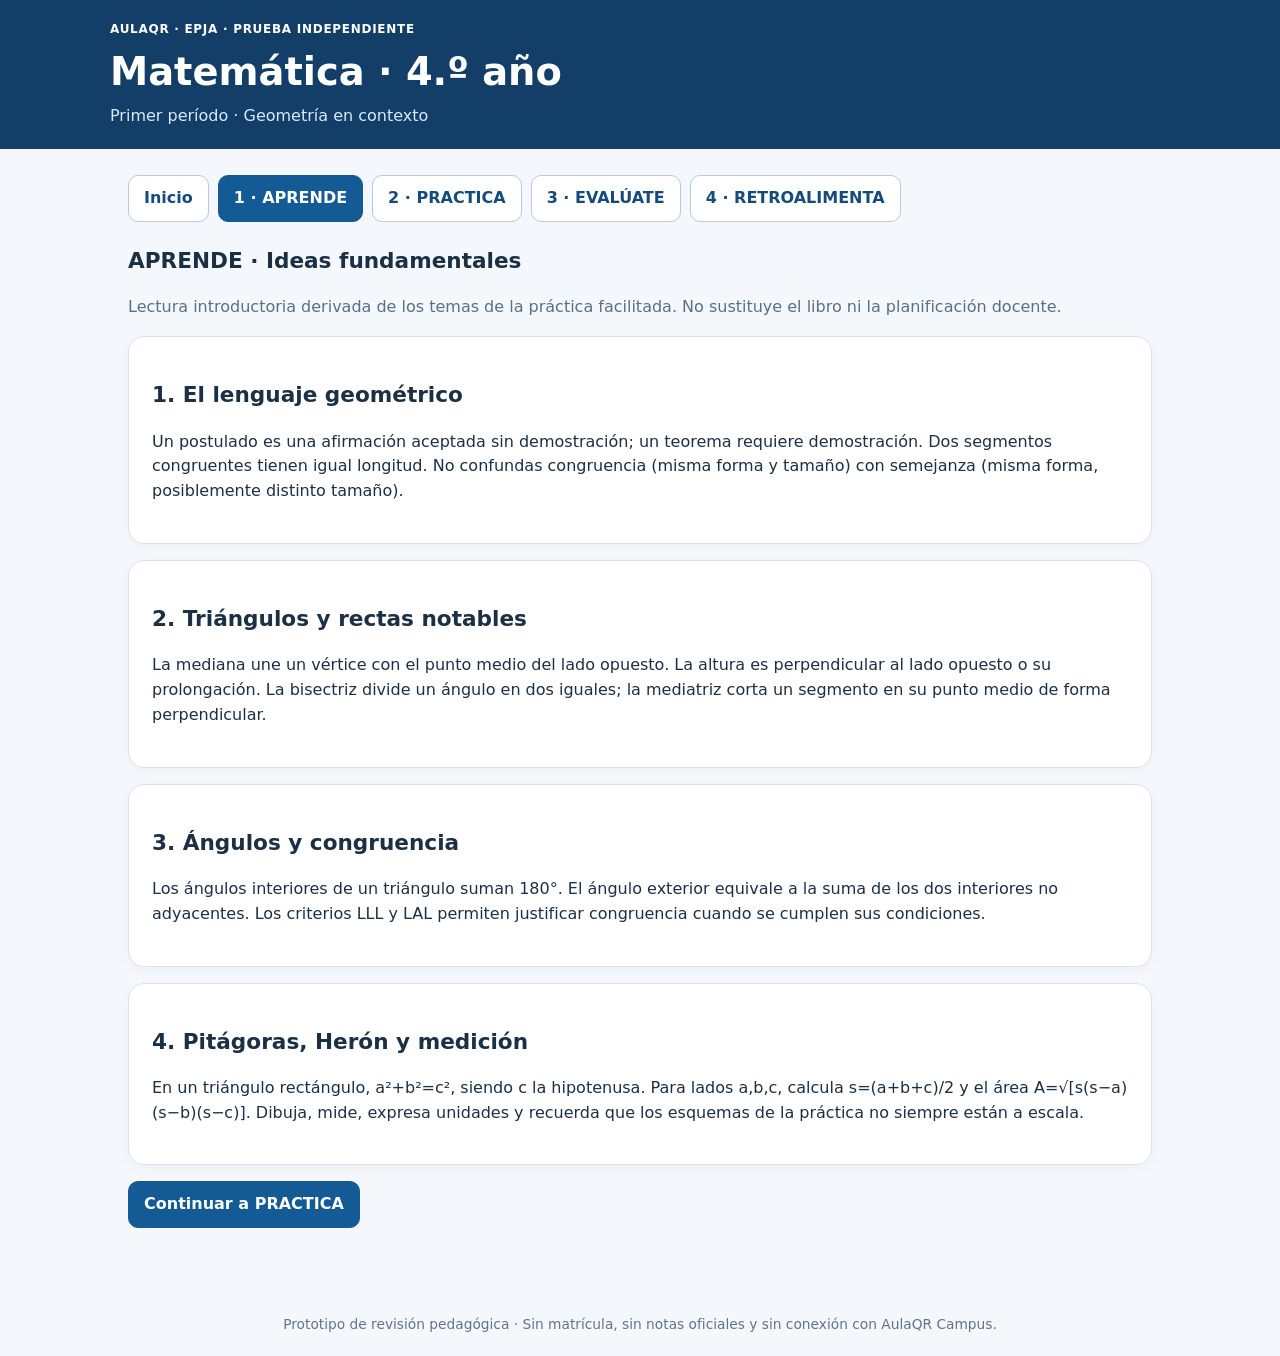
<file: matematica-4to-geometria/aprende.html>
<!doctype html><html lang="es"><head><meta charset="utf-8"><meta name="viewport" content="width=device-width,initial-scale=1"><title>AulaQR · Matemática 4.º año · Geometría en contexto</title><link rel="stylesheet" href="estilos.css"></head><body><header><div class="eyebrow">AulaQR · EPJA · PRUEBA INDEPENDIENTE</div><h1>Matemática · 4.º año</h1><div class="sub">Primer período · Geometría en contexto</div></header><main><nav aria-label="Ruta de aprendizaje"><a href="index.html">Inicio</a><a href="aprende.html" aria-current="page">1 · APRENDE</a><a href="practica.html">2 · PRACTICA</a><a href="evaluate.html">3 · EVALÚATE</a><a href="retroalimenta.html">4 · RETROALIMENTA</a></nav><h2>APRENDE · Ideas fundamentales</h2><p class="muted">Lectura introductoria derivada de los temas de la práctica facilitada. No sustituye el libro ni la planificación docente.</p><article class="panel"><h2>1. El lenguaje geométrico</h2><p>Un postulado es una afirmación aceptada sin demostración; un teorema requiere demostración. Dos segmentos congruentes tienen igual longitud. No confundas congruencia (misma forma y tamaño) con semejanza (misma forma, posiblemente distinto tamaño).</p></article><article class="panel"><h2>2. Triángulos y rectas notables</h2><p>La mediana une un vértice con el punto medio del lado opuesto. La altura es perpendicular al lado opuesto o su prolongación. La bisectriz divide un ángulo en dos iguales; la mediatriz corta un segmento en su punto medio de forma perpendicular.</p></article><article class="panel"><h2>3. Ángulos y congruencia</h2><p>Los ángulos interiores de un triángulo suman 180°. El ángulo exterior equivale a la suma de los dos interiores no adyacentes. Los criterios LLL y LAL permiten justificar congruencia cuando se cumplen sus condiciones.</p></article><article class="panel"><h2>4. Pitágoras, Herón y medición</h2><p>En un triángulo rectángulo, a²+b²=c², siendo c la hipotenusa. Para lados a,b,c, calcula s=(a+b+c)/2 y el área A=√[s(s−a)(s−b)(s−c)]. Dibuja, mide, expresa unidades y recuerda que los esquemas de la práctica no siempre están a escala.</p></article><a class="btn primary" href="practica.html">Continuar a PRACTICA</a></main><footer>Prototipo de revisión pedagógica · Sin matrícula, sin notas oficiales y sin conexión con AulaQR Campus.</footer></body></html>
</file>
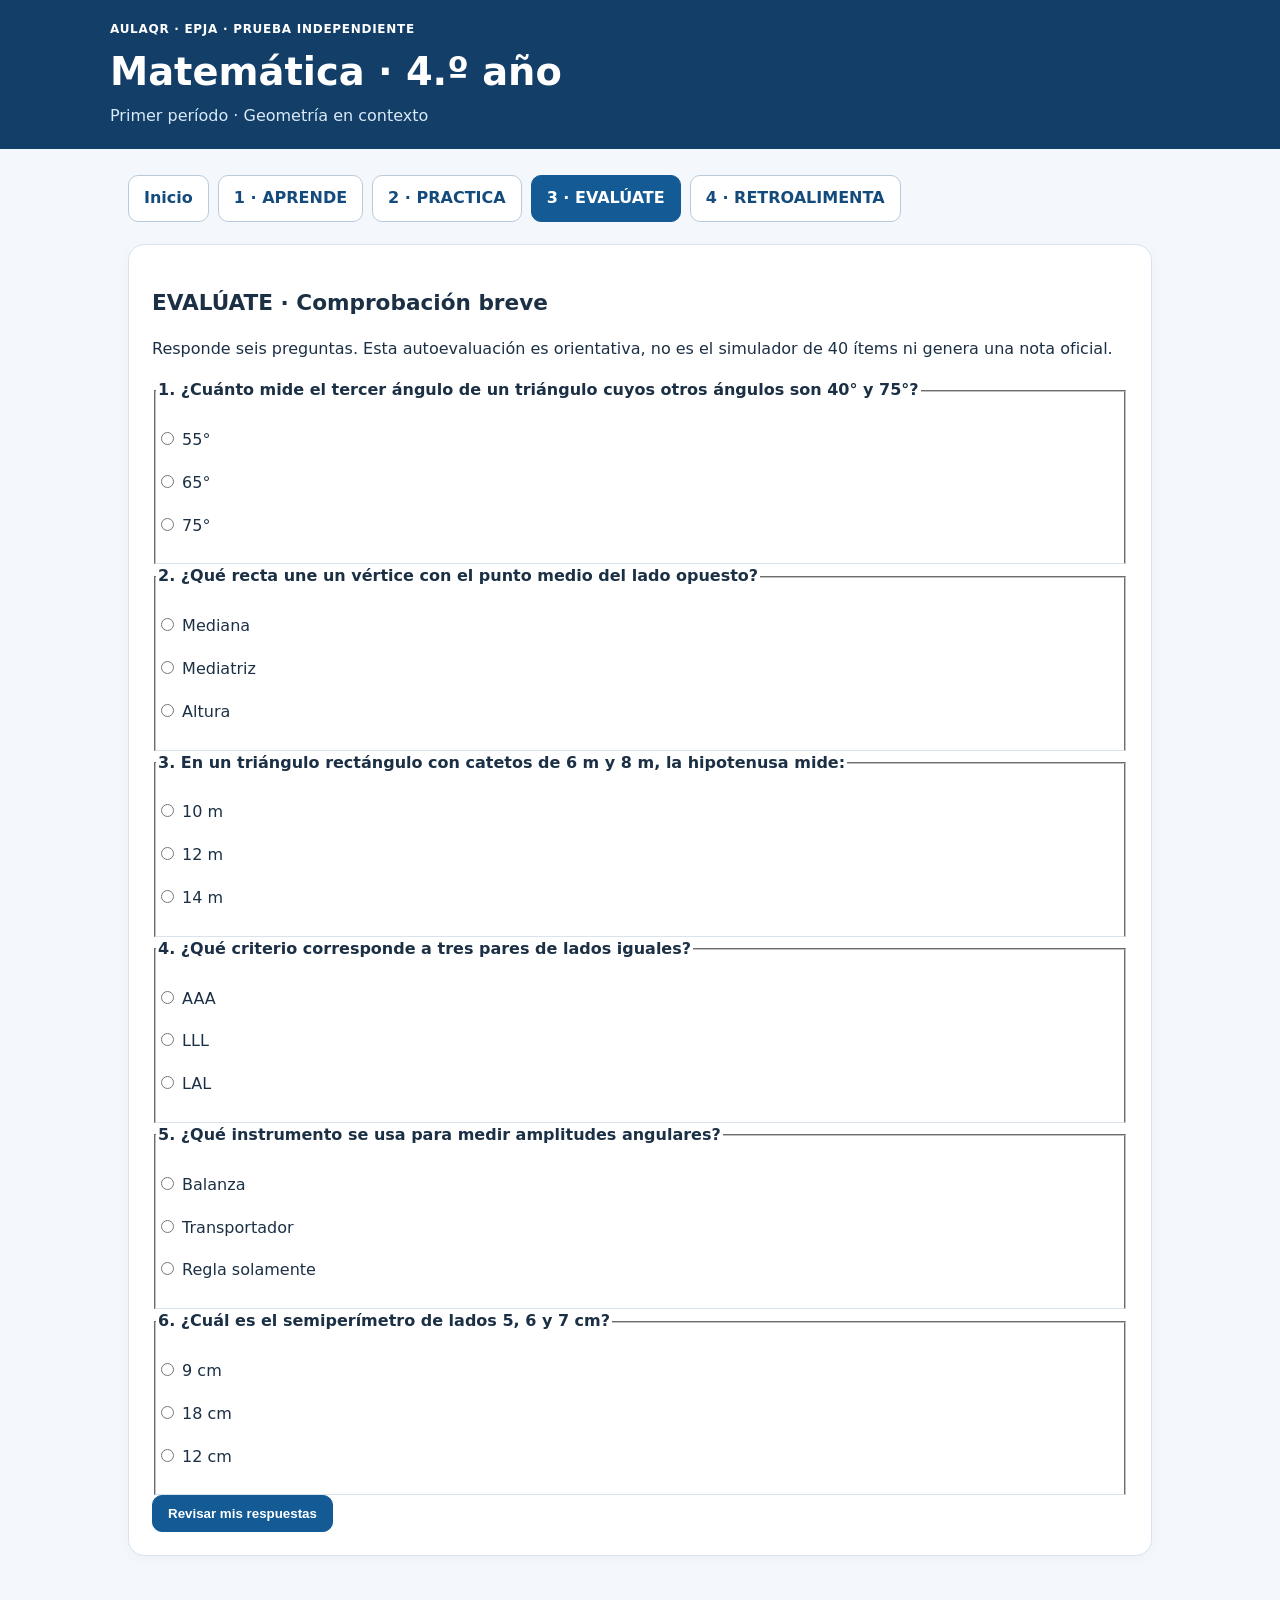
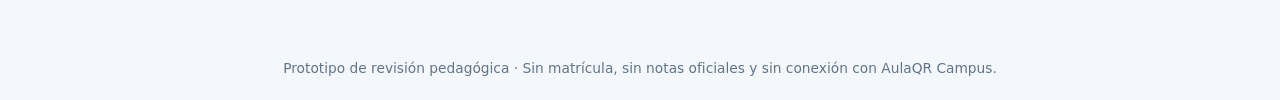
<file: matematica-4to-geometria/evaluate.html>
<!doctype html><html lang="es"><head><meta charset="utf-8"><meta name="viewport" content="width=device-width,initial-scale=1"><title>AulaQR · Matemática 4.º año · Geometría en contexto</title><link rel="stylesheet" href="estilos.css"></head><body><header><div class="eyebrow">AulaQR · EPJA · PRUEBA INDEPENDIENTE</div><h1>Matemática · 4.º año</h1><div class="sub">Primer período · Geometría en contexto</div></header><main><nav aria-label="Ruta de aprendizaje"><a href="index.html">Inicio</a><a href="aprende.html">1 · APRENDE</a><a href="practica.html">2 · PRACTICA</a><a href="evaluate.html" aria-current="page">3 · EVALÚATE</a><a href="retroalimenta.html">4 · RETROALIMENTA</a></nav><section class="panel"><h2>EVALÚATE · Comprobación breve</h2><p>Responde seis preguntas. Esta autoevaluación es orientativa, no es el simulador de 40 ítems ni genera una nota oficial.</p><form id="quiz"><fieldset class="question"><legend><strong>1. ¿Cuánto mide el tercer ángulo de un triángulo cuyos otros ángulos son 40° y 75°?</strong></legend><label><input type="radio" name="q0" value="0"> 55°</label><label><input type="radio" name="q0" value="1"> 65°</label><label><input type="radio" name="q0" value="2"> 75°</label></fieldset><fieldset class="question"><legend><strong>2. ¿Qué recta une un vértice con el punto medio del lado opuesto?</strong></legend><label><input type="radio" name="q1" value="0"> Mediana</label><label><input type="radio" name="q1" value="1"> Mediatriz</label><label><input type="radio" name="q1" value="2"> Altura</label></fieldset><fieldset class="question"><legend><strong>3. En un triángulo rectángulo con catetos de 6 m y 8 m, la hipotenusa mide:</strong></legend><label><input type="radio" name="q2" value="0"> 10 m</label><label><input type="radio" name="q2" value="1"> 12 m</label><label><input type="radio" name="q2" value="2"> 14 m</label></fieldset><fieldset class="question"><legend><strong>4. ¿Qué criterio corresponde a tres pares de lados iguales?</strong></legend><label><input type="radio" name="q3" value="0"> AAA</label><label><input type="radio" name="q3" value="1"> LLL</label><label><input type="radio" name="q3" value="2"> LAL</label></fieldset><fieldset class="question"><legend><strong>5. ¿Qué instrumento se usa para medir amplitudes angulares?</strong></legend><label><input type="radio" name="q4" value="0"> Balanza</label><label><input type="radio" name="q4" value="1"> Transportador</label><label><input type="radio" name="q4" value="2"> Regla solamente</label></fieldset><fieldset class="question"><legend><strong>6. ¿Cuál es el semiperímetro de lados 5, 6 y 7 cm?</strong></legend><label><input type="radio" name="q5" value="0"> 9 cm</label><label><input type="radio" name="q5" value="1"> 18 cm</label><label><input type="radio" name="q5" value="2"> 12 cm</label></fieldset><button class="btn primary" type="submit">Revisar mis respuestas</button></form><div id="out" aria-live="polite"></div></section><script>const items=[{"answer": 1, "why": "180−40−75=65°.", "options": ["55°", "65°", "75°"]}, {"answer": 0, "why": "Esa es la definición de mediana.", "options": ["Mediana", "Mediatriz", "Altura"]}, {"answer": 0, "why": "√(36+64)=10 m.", "options": ["10 m", "12 m", "14 m"]}, {"answer": 1, "why": "LLL significa lado, lado y lado.", "options": ["AAA", "LLL", "LAL"]}, {"answer": 1, "why": "El transportador mide ángulos.", "options": ["Balanza", "Transportador", "Regla solamente"]}, {"answer": 0, "why": "(5+6+7)/2 = 9 cm.", "options": ["9 cm", "18 cm", "12 cm"]}];document.querySelector('#quiz').addEventListener('submit',e=>{e.preventDefault();let score=0;const lines=items.map((q,i)=>{const choice=document.querySelector('input[name="q'+i+'"]:checked');const ok=choice&&Number(choice.value)===q.answer;if(ok)score++;return '<li><strong>Pregunta '+(i+1)+': '+(ok?'Correcta':'Revisar')+'.</strong> '+q.why+'</li>'});document.querySelector('#out').innerHTML='<div class="result"><strong>'+score+' de '+items.length+' respuestas correctas</strong><p>Repasa las explicaciones y los contenidos relacionados; este resultado es solo orientativo.</p><ol>'+lines.join('')+'</ol><a class="btn" href="retroalimenta.html">Ir a RETROALIMENTA</a></div>';})</script></main><footer>Prototipo de revisión pedagógica · Sin matrícula, sin notas oficiales y sin conexión con AulaQR Campus.</footer></body></html>
</file>
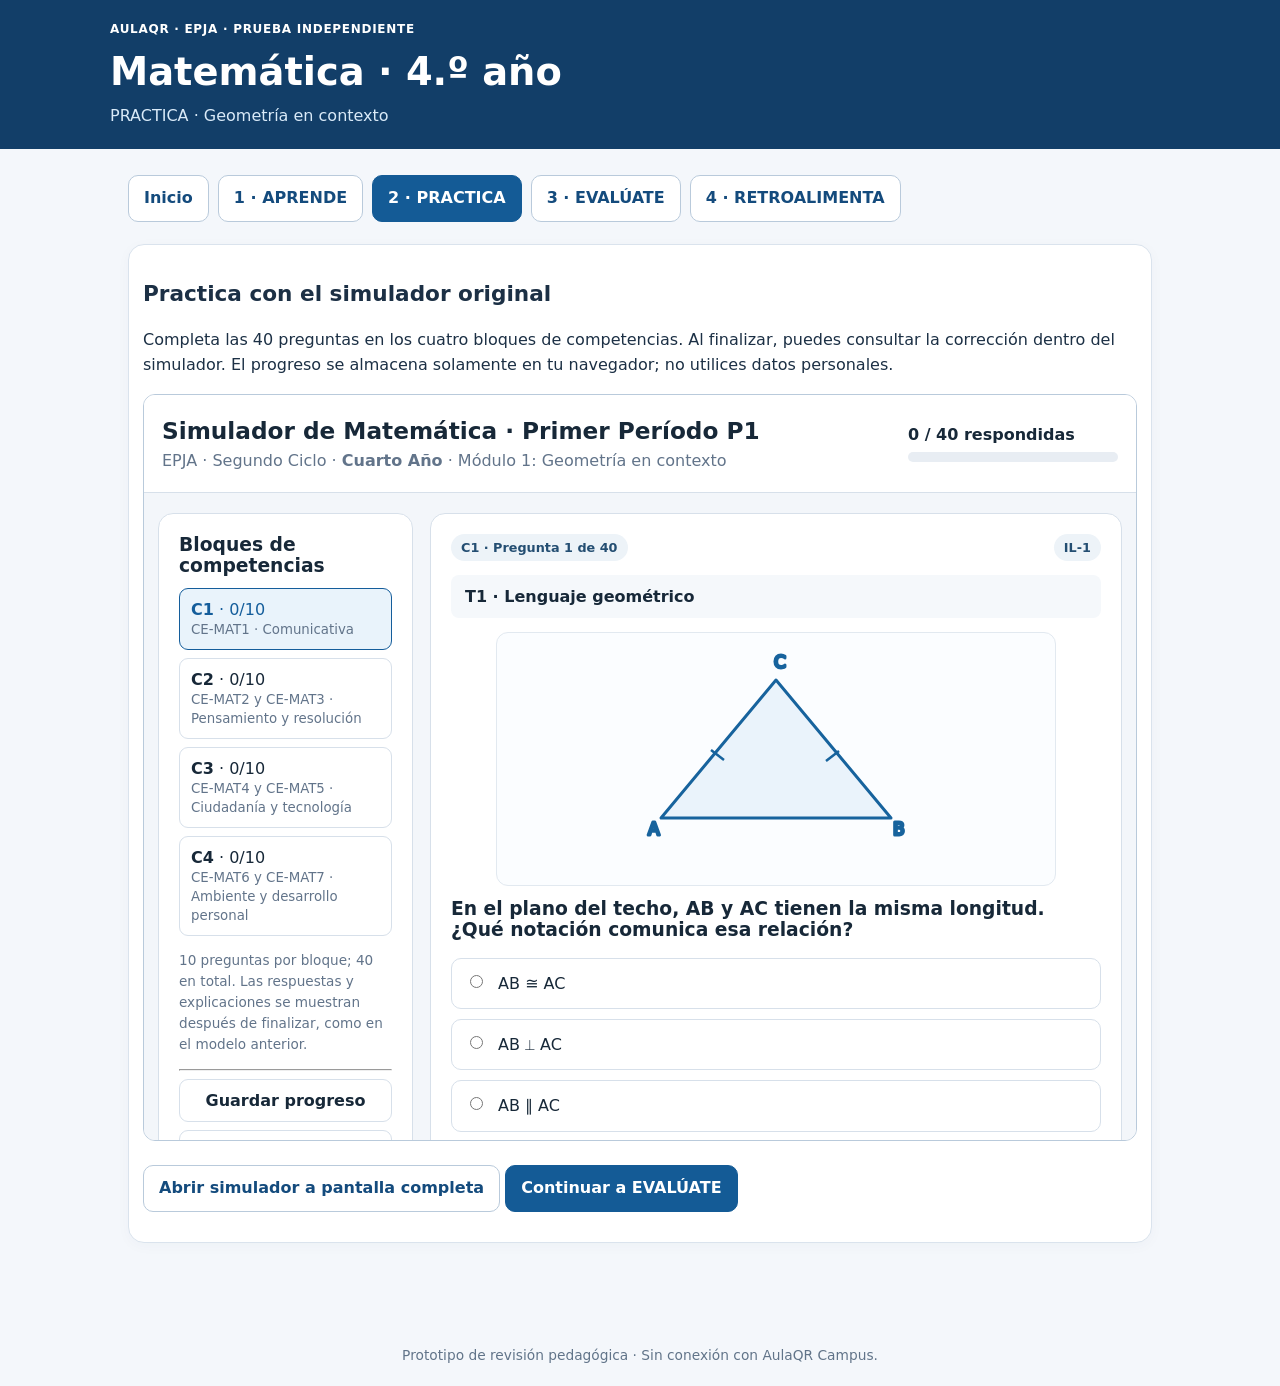
<file: matematica-4to-geometria/practica.html>
<!doctype html><html lang="es"><head><meta charset="utf-8"><meta name="viewport" content="width=device-width,initial-scale=1"><title>AulaQR · PRACTICA · 4.º año</title><link rel="stylesheet" href="estilos.css"><style>.simulador{width:100%;height:83vh;border:1px solid #b9cadb;border-radius:12px;background:white;min-height:550px}.panel{padding:14px}</style></head><body><header><div class="eyebrow">AulaQR · EPJA · PRUEBA INDEPENDIENTE</div><h1>Matemática · 4.º año</h1><div class="sub">PRACTICA · Geometría en contexto</div></header><main><nav aria-label="Ruta de aprendizaje"><a href="index.html">Inicio</a><a href="aprende.html">1 · APRENDE</a><a href="practica.html" aria-current="page">2 · PRACTICA</a><a href="evaluate.html">3 · EVALÚATE</a><a href="retroalimenta.html">4 · RETROALIMENTA</a></nav><section class="panel"><h2>Practica con el simulador original</h2><p>Completa las 40 preguntas en los cuatro bloques de competencias. Al finalizar, puedes consultar la corrección dentro del simulador. El progreso se almacena solamente en tu navegador; no utilices datos personales.</p><iframe class="simulador" src="simulador-original.html" title="Simulador original de Matemática para 4.º año"></iframe><p><a class="btn" href="simulador-original.html" target="_blank" rel="noopener">Abrir simulador a pantalla completa</a> <a class="btn primary" href="evaluate.html">Continuar a EVALÚATE</a></p></section></main><footer>Prototipo de revisión pedagógica · Sin conexión con AulaQR Campus.</footer></body></html>
</file>
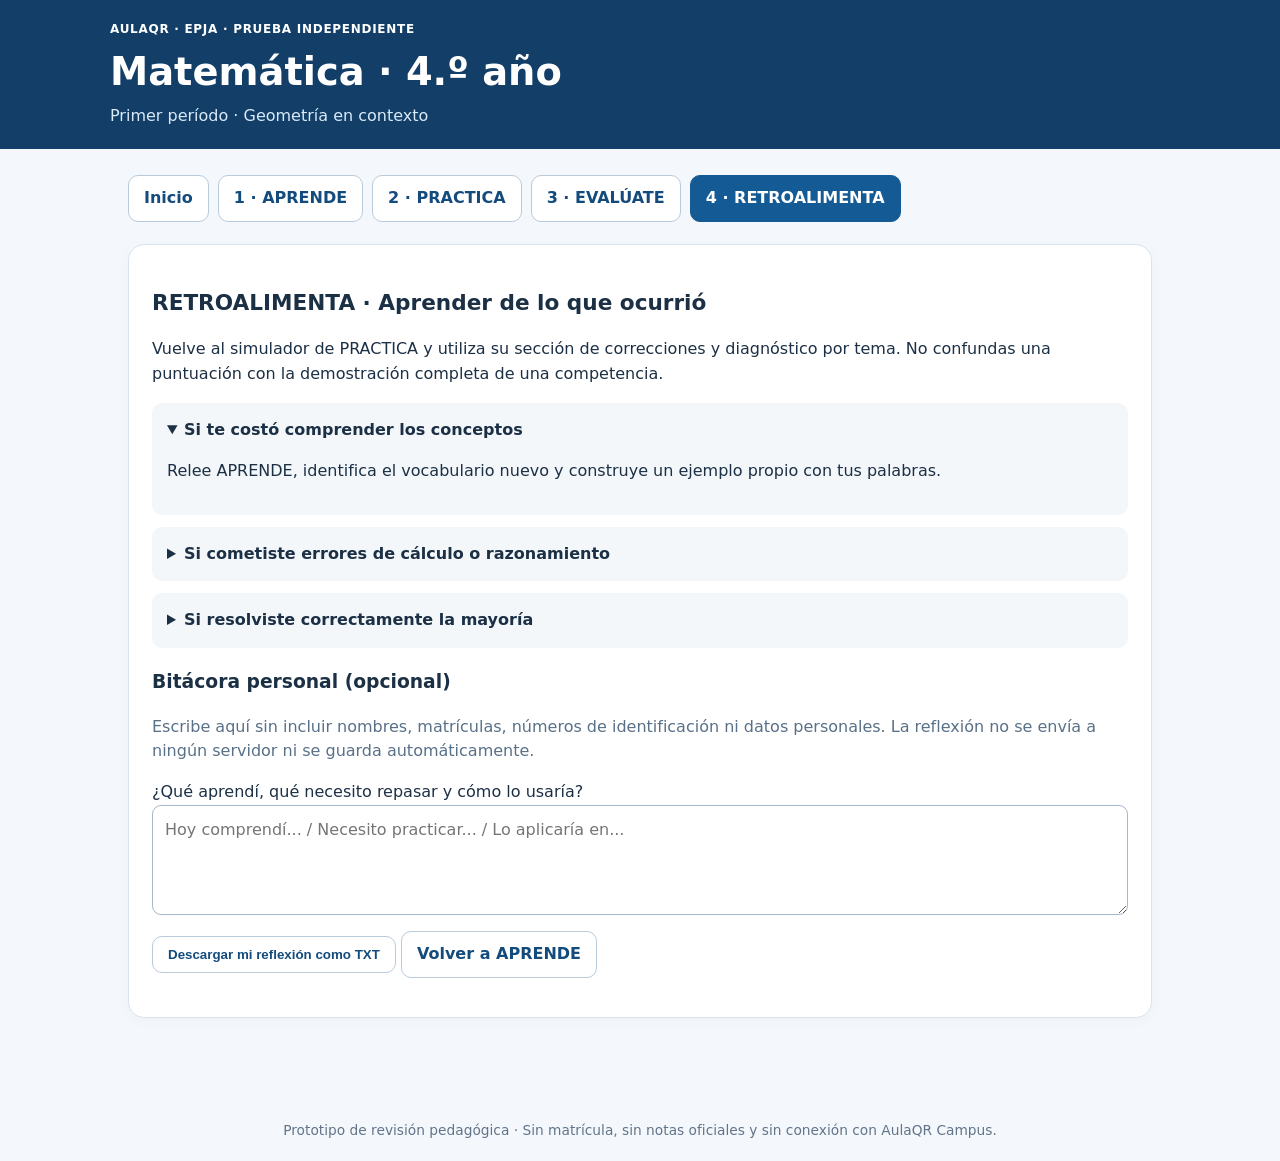
<file: matematica-4to-geometria/retroalimenta.html>
<!doctype html><html lang="es"><head><meta charset="utf-8"><meta name="viewport" content="width=device-width,initial-scale=1"><title>AulaQR · Matemática 4.º año · Geometría en contexto</title><link rel="stylesheet" href="estilos.css"></head><body><header><div class="eyebrow">AulaQR · EPJA · PRUEBA INDEPENDIENTE</div><h1>Matemática · 4.º año</h1><div class="sub">Primer período · Geometría en contexto</div></header><main><nav aria-label="Ruta de aprendizaje"><a href="index.html">Inicio</a><a href="aprende.html">1 · APRENDE</a><a href="practica.html">2 · PRACTICA</a><a href="evaluate.html">3 · EVALÚATE</a><a href="retroalimenta.html" aria-current="page">4 · RETROALIMENTA</a></nav><section class="panel"><h2>RETROALIMENTA · Aprender de lo que ocurrió</h2><p>Vuelve al simulador de PRACTICA y utiliza su sección de correcciones y diagnóstico por tema. No confundas una puntuación con la demostración completa de una competencia.</p><details open><summary>Si te costó comprender los conceptos</summary><p>Relee APRENDE, identifica el vocabulario nuevo y construye un ejemplo propio con tus palabras.</p></details><details><summary>Si cometiste errores de cálculo o razonamiento</summary><p>Rehaz dos ejercicios paso a paso, verifica operaciones y explica por qué una respuesta anterior no era válida.</p></details><details><summary>Si resolviste correctamente la mayoría</summary><p>Crea un problema de la vida cotidiana que use uno de los métodos estudiados y explica cómo lo resolverías.</p></details><h3>Bitácora personal (opcional)</h3><p class="muted">Escribe aquí sin incluir nombres, matrículas, números de identificación ni datos personales. La reflexión no se envía a ningún servidor ni se guarda automáticamente.</p><label for="ref">¿Qué aprendí, qué necesito repasar y cómo lo usaría?</label><textarea id="ref" class="reflection" placeholder="Hoy comprendí... / Necesito practicar... / Lo aplicaría en..."></textarea><p><button type="button" id="download" class="btn">Descargar mi reflexión como TXT</button> <a class="btn" href="aprende.html">Volver a APRENDE</a></p></section><script>document.getElementById('download').addEventListener('click',()=>{const content=document.getElementById('ref').value;const blob=new Blob([content],{type:'text/plain;charset=utf-8'});const u=URL.createObjectURL(blob);const a=document.createElement('a');a.href=u;a.download='reflexion-aulaqr.txt';a.click();setTimeout(()=>URL.revokeObjectURL(u),1000)})</script></main><footer>Prototipo de revisión pedagógica · Sin matrícula, sin notas oficiales y sin conexión con AulaQR Campus.</footer></body></html>
</file>
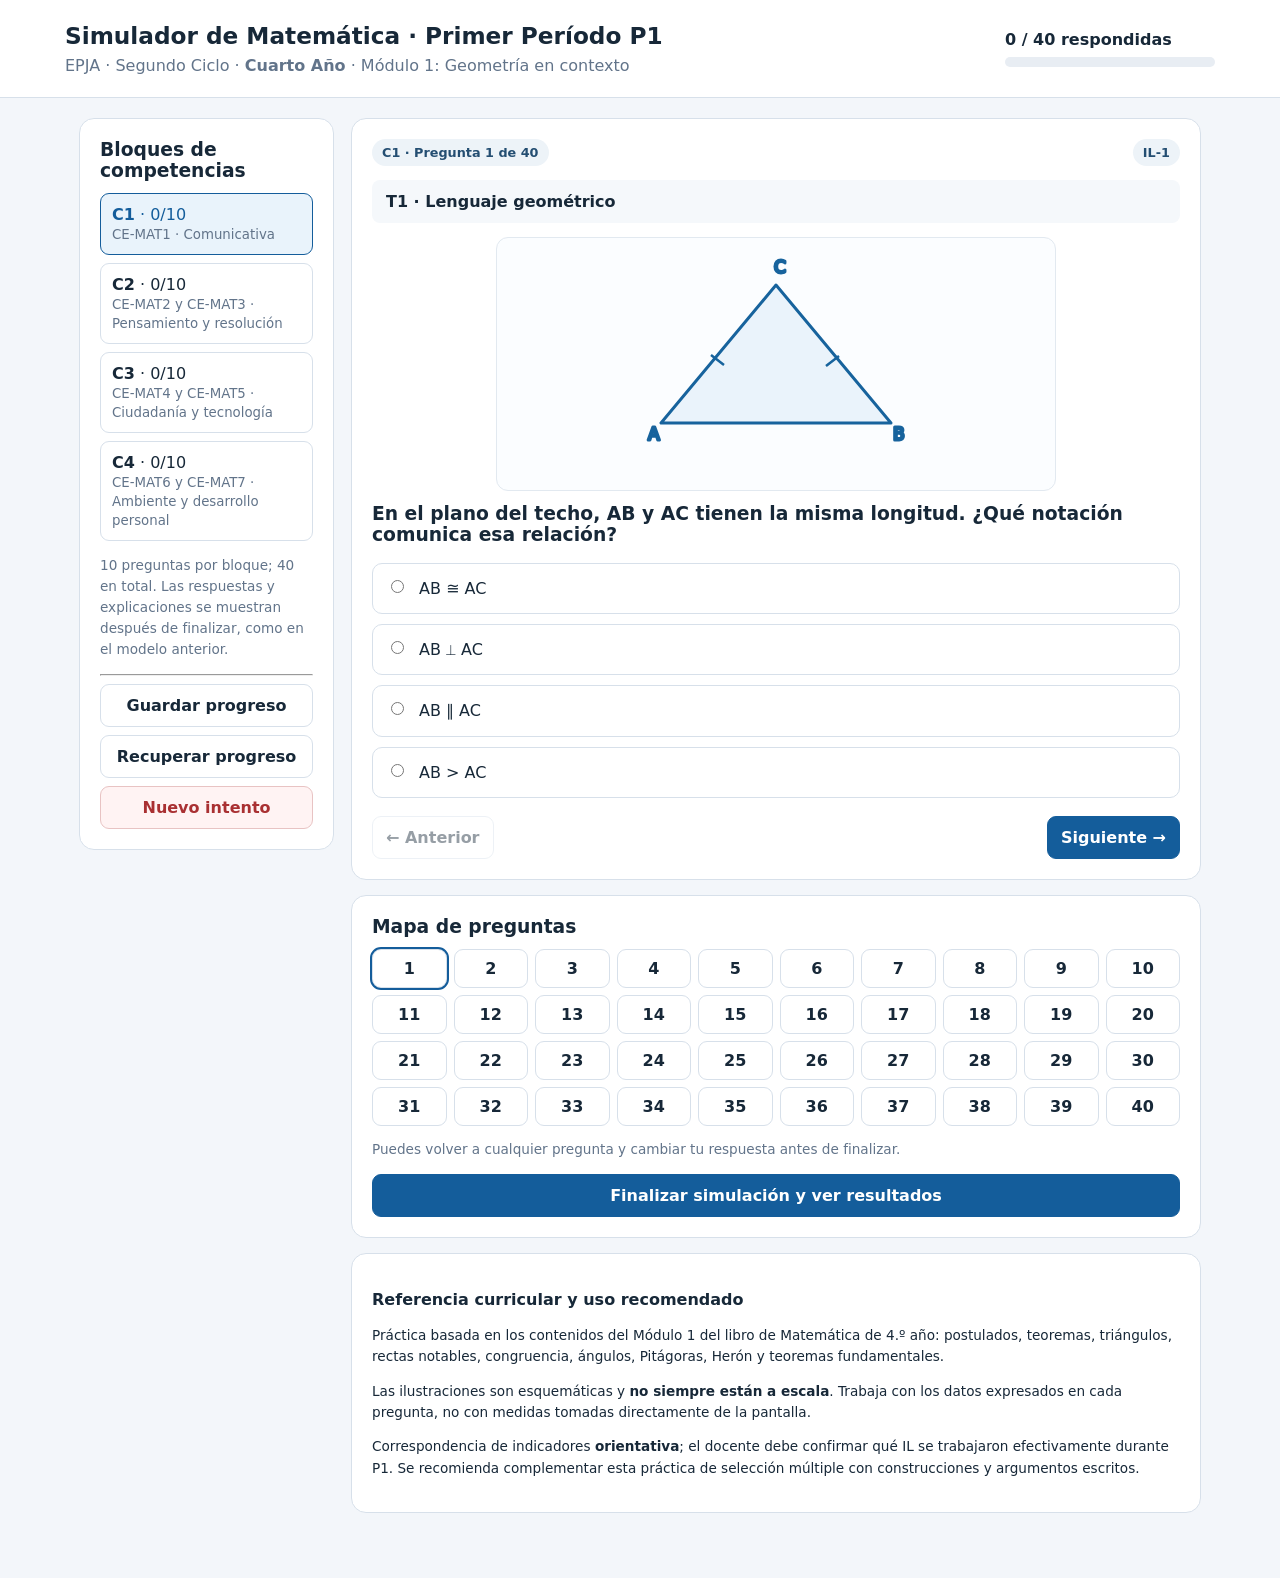
<file: matematica-4to-geometria/simulador-original.html>
<!DOCTYPE html><html lang="es"><head><meta charset="utf-8"><meta name="viewport" content="width=device-width,initial-scale=1"><title>Simulador EPJA 4.º | Geometría en contexto | P1</title><style>
:root{--bg:#f3f6fa;--line:#d7e0ea;--ink:#172838;--muted:#62748a;--blue:#145d9b;--soft:#e9f3fb;--green:#146c48;--red:#a93032;--gold:#a65b10}*{box-sizing:border-box}body{margin:0;background:var(--bg);color:var(--ink);font-family:system-ui,-apple-system,Segoe UI,Arial,sans-serif}header{background:white;border-bottom:1px solid var(--line);padding:22px 18px}.wrap{max-width:1150px;margin:auto}.headrow{display:flex;justify-content:space-between;gap:16px;align-items:center;flex-wrap:wrap}h1{font-size:1.45rem;margin:0 0 7px}h2{font-size:1.17rem;margin:0 0 12px}h3{font-size:1rem}.muted,small{color:var(--muted)}p{line-height:1.55}main{max-width:1150px;margin:20px auto;padding:0 14px 30px;display:grid;grid-template-columns:255px minmax(0,1fr);gap:17px}.panel{background:#fff;border:1px solid var(--line);border-radius:15px;padding:20px;margin-bottom:15px}.sidebar{position:sticky;top:14px;height:max-content}.navbtn,.action,.qnum{font:inherit;border:1px solid var(--line);background:#fff;color:var(--ink);border-radius:9px;cursor:pointer}.navbtn{display:block;width:100%;margin:8px 0;padding:11px;text-align:left}.navbtn.on{border-color:var(--blue);background:var(--soft);color:var(--blue)}.action{font-weight:650;padding:11px 13px}.action:focus-visible,.navbtn:focus-visible,.qnum:focus-visible,.choice:focus-within{outline:3px solid #efb44d;outline-offset:2px}button:disabled{opacity:.45;cursor:not-allowed}.primary{background:var(--blue);border-color:var(--blue);color:#fff}.danger{background:#fff3f3;color:var(--red);border-color:#e8c3c3}.row{display:flex;justify-content:space-between;align-items:center;gap:10px;flex-wrap:wrap}.chip{background:#edf3f8;color:#244e72;font-size:.8rem;font-weight:650;border-radius:30px;padding:6px 10px}.notice{border-left:4px solid var(--blue);background:#eff6fc;border-radius:7px;padding:12px 14px}.context{background:#f5f8fb;border-radius:8px;padding:12px 14px;margin:14px 0;font-weight:650}.diagram{margin:12px auto;background:#fbfdff;border:1px solid #e2e9f0;border-radius:12px;max-width:560px;min-height:185px;display:flex;align-items:center;justify-content:center;padding:7px}.diagram svg{width:100%;max-width:420px;height:auto;max-height:255px;display:block}.diagram .shape{fill:rgba(34,126,192,.075);stroke:#17639d;stroke-width:3;stroke-linejoin:round}.diagram .guide{stroke:#d77e24;stroke-width:3;stroke-linecap:round;fill:none}.diagram .base{stroke:#17639d;stroke-width:3;fill:none}.diagram .ticks{stroke:#17639d;stroke-width:2.5;fill:none}.diagram .right,.diagram .angle{stroke:#d77e24;stroke-width:2;fill:none}.diagram .dot{fill:#d77e24}.diagram text{font:17px system-ui,sans-serif;fill:#263f54}.diagram text.minor{font-size:15px;fill:#97551c}.choices{display:grid;gap:10px;margin:18px 0}.choice{display:flex;align-items:flex-start;gap:12px;border:1px solid var(--line);border-radius:10px;padding:13px;cursor:pointer;line-height:1.45}.choice:has(input:checked){background:#eff7fd;border-color:var(--blue)}.choice input{accent-color:var(--blue);margin-top:3px}.gridq{display:grid;grid-template-columns:repeat(10,minmax(0,1fr));gap:7px;margin:12px 0}.qnum{padding:9px 0;font-weight:650}.qnum.done{background:#d9efe2;border-color:#b3ddc2}.qnum.current{outline:2px solid var(--blue)}.meter{height:10px;background:#e8edf3;border-radius:20px;overflow:hidden}.fill{height:100%;background:var(--blue);width:0;transition:width .2s}.scoregrid{display:grid;grid-template-columns:repeat(4,1fr);gap:10px}.score{border:1px solid var(--line);background:#f9fbfd;border-radius:11px;text-align:center;padding:15px}.score strong{font-size:1.75rem;display:block}.score span{font-size:.81rem;color:var(--muted)}table{width:100%;border-collapse:collapse;font-size:.87rem}th,td{padding:10px;border:1px solid var(--line);text-align:center}th{background:#eaf0f5}td:first-child{text-align:left}.highlight{background:#eaf5ee;font-weight:800}.diaggrid{display:grid;grid-template-columns:repeat(2,minmax(0,1fr));gap:11px}.diagcard{border:1px solid var(--line);border-radius:10px;padding:13px;background:#fafcfe}.diagcard .meter{height:7px;margin:10px 0}.review{border:1px solid var(--line);border-left:5px solid var(--red);padding:14px;border-radius:10px;margin:12px 0}.review.good{border-left-color:var(--green)}.righttxt{color:var(--green)}.wrongtxt{color:var(--red)}#results{display:none}.mini{font-size:.85rem}.reflist{margin:0;padding-left:20px;line-height:1.8}@media(max-width:800px){main{grid-template-columns:1fr}.sidebar{position:static}.scoregrid,.diaggrid{grid-template-columns:repeat(2,minmax(0,1fr))}}@media(max-width:520px){.panel{padding:14px}.gridq{grid-template-columns:repeat(5,minmax(0,1fr))}.scoregrid,.diaggrid{grid-template-columns:1fr}}@media print{header,.sidebar,.actions,#test,.noprint{display:none!important}main{display:block}#results{display:block!important}.panel{border:0;break-inside:auto}body{background:white}.review{break-inside:avoid}}
</style></head><body><header><div class="wrap headrow"><div><h1>Simulador de Matemática · Primer Período P1</h1><div class="muted">EPJA · Segundo Ciclo · <b>Cuarto Año</b> · Módulo 1: Geometría en contexto</div></div><div><strong id="headProgress">0 / 40 respondidas</strong><div class="meter" style="width:210px;margin-top:8px"><div id="progressFill" class="fill"></div></div></div></div></header><main><aside class="panel sidebar"><h2>Bloques de competencias</h2><div id="blockNav"></div><p class="muted mini">10 preguntas por bloque; 40 en total. Las respuestas y explicaciones se muestran después de finalizar, como en el modelo anterior.</p><hr><button class="action" id="saveBtn" style="width:100%">Guardar progreso</button><button class="action" id="restoreBtn" style="width:100%;margin-top:8px">Recuperar progreso</button><button class="action danger" id="resetBtn" style="width:100%;margin-top:8px">Nuevo intento</button></aside><section><div id="test"><div class="panel"><div class="row"><span class="chip" id="qLabel"></span><span class="chip" id="qIndicator"></span></div><div id="qTopic" class="context"></div><div id="diagram" class="diagram" role="img" aria-label="Diagrama geométrico ilustrativo"></div><h2 id="qPrompt"></h2><div class="choices" id="choices"></div><div class="row actions"><button class="action" id="prev">← Anterior</button><button class="action primary" id="next">Siguiente →</button></div></div><div class="panel"><h2>Mapa de preguntas</h2><div id="qgrid" class="gridq"></div><p class="muted mini">Puedes volver a cualquier pregunta y cambiar tu respuesta antes de finalizar.</p><button class="action primary" style="width:100%" id="finish">Finalizar simulación y ver resultados</button></div><div class="panel"><h3>Referencia curricular y uso recomendado</h3><p class="mini">Práctica basada en los contenidos del Módulo 1 del libro de Matemática de 4.º año: postulados, teoremas, triángulos, rectas notables, congruencia, ángulos, Pitágoras, Herón y teoremas fundamentales.</p><p class="mini">Las ilustraciones son esquemáticas y <b>no siempre están a escala</b>. Trabaja con los datos expresados en cada pregunta, no con medidas tomadas directamente de la pantalla.</p><p class="mini">Correspondencia de indicadores <b>orientativa</b>; el docente debe confirmar qué IL se trabajaron efectivamente durante P1. Se recomienda complementar esta práctica de selección múltiple con construcciones y argumentos escritos.</p></div></div><div id="results"><div class="panel"><h2>Registro simulado de evaluación · Cuarto Año · P1</h2><p class="muted">Resultados formativos por cuatro bloques; no representan una nota oficial ni sustituyen los instrumentos del docente.</p><div class="scoregrid" id="scores"></div><h3>Vista tipo registro</h3><div style="overflow-x:auto"><table><thead><tr><th>Participante</th><th>C1 · P1</th><th>C2 · P1</th><th>C3 · P1</th><th>C4 · P1</th><th>Promedio simulado</th></tr></thead><tbody id="regRow"></tbody></table></div><p class="notice mini">Cada bloque tiene 10 ítems; cada respuesta correcta equivale a 10 puntos de práctica sobre 100. El promedio es el de los cuatro bloques. No se asignan notas a otros períodos.</p><div id="diagnostic" style="margin:20px 0"></div><div class="row actions"><button class="action" id="print">Imprimir reporte</button><button class="action" id="export">Exportar CSV</button><button class="action primary" id="reviewToggle">Ver correcciones y explicaciones</button></div></div><div class="panel" id="review" style="display:none"><h2>Revisión completa</h2><div id="reviewContent"></div></div><div class="panel"><h3>Autoevaluación y actividad práctica</h3><p>Después del intento, explica en tu cuaderno al menos <b>dos procedimientos</b> que hayas tenido que corregir. Con un compañero, construye un triángulo, identifica una mediana y una altura, y verifica los ángulos con transportador. Para el proyecto del módulo, construyan un goniómetro sencillo, documenten tres puntos de observación y comuniquen medidas, dificultades y resultados.</p><button class="action danger noprint" id="retry">Iniciar nuevo intento</button></div></div></section></main><script>
const QUESTIONS=[{"id":1,"block":"C1","topic":"T1 · Lenguaje geométrico","il":"IL-1","prompt":"En el plano del techo, AB y AC tienen la misma longitud. ¿Qué notación comunica esa relación?","options":["AB ≅ AC","AB ⟂ AC","AB ∥ AC","AB > AC"],"answer":0,"why":"El símbolo ≅ expresa congruencia entre segmentos; sus longitudes coinciden.","fig":"iso"},{"id":2,"block":"C1","topic":"T1 · Postulados y teoremas","il":"IL-1","prompt":"Una afirmación geométrica que se acepta sin demostración recibe el nombre de:","options":["Corolario","Postulado","Tesis","Hipótesis"],"answer":1,"why":"Un postulado se acepta como verdadero sin demostración.","fig":"lines"},{"id":3,"block":"C1","topic":"T1 · Postulados y teoremas","il":"IL-1","prompt":"En la frase «Si un triángulo es equilátero, entonces sus ángulos interiores miden 60°», ¿cuál es la hipótesis?","options":["Sus ángulos miden 60°","El triángulo es equilátero","El triángulo tiene un ángulo exterior","La suma es 360°"],"answer":1,"why":"La hipótesis es la condición que se supone: que el triángulo es equilátero.","fig":"equi"},{"id":4,"block":"C1","topic":"T1 · Postulados y teoremas","il":"IL-1","prompt":"Una conclusión que se obtiene de manera inmediata de un teorema se denomina:","options":["Bisectriz","Corolario","Mediatriz","Cateto"],"answer":1,"why":"Un corolario se deduce directamente de un teorema.","fig":"triangle"},{"id":5,"block":"C1","topic":"T2 · Rectas y puntos notables","il":"IL-2","prompt":"Observa el segmento que parte del vértice C y llega al punto medio M del lado AB. ¿Cómo se llama?","options":["Altura","Bisectriz","Mediana","Mediatriz"],"answer":2,"why":"La mediana une un vértice con el punto medio del lado opuesto.","fig":"median"},{"id":6,"block":"C1","topic":"T2 · Rectas y puntos notables","il":"IL-2","prompt":"La recta que es perpendicular a AB y pasa por su punto medio se llama:","options":["Mediatriz","Altura","Bisectriz","Hipotenusa"],"answer":0,"why":"La mediatriz es perpendicular a un segmento en su punto medio.","fig":"mediatrix"},{"id":7,"block":"C1","topic":"T2 · Rectas y puntos notables","il":"IL-2","prompt":"La recta que divide el ángulo del vértice C en dos partes iguales es:","options":["Mediana","Mediatriz","Bisectriz","Secante"],"answer":2,"why":"La bisectriz divide un ángulo en dos ángulos de la misma medida.","fig":"bisector"},{"id":8,"block":"C1","topic":"T3 · Congruencia","il":"IL-2","prompt":"¿Qué significa ΔABC ≅ ΔDEF cuando las letras están en orden correspondiente?","options":["Tienen el mismo perímetro únicamente","Tienen la misma forma y el mismo tamaño","Uno debe ser más grande","Solo tienen el mismo ángulo A"],"answer":1,"why":"Los triángulos congruentes tienen sus lados y ángulos correspondientes iguales.","fig":"congruent"},{"id":9,"block":"C1","topic":"T4 · Ángulos","il":"IL-1 / IL-2","prompt":"En un triángulo, ¿cómo se denomina el ángulo formado al prolongar uno de sus lados?","options":["Ángulo exterior","Ángulo central","Ángulo completo","Ángulo nulo"],"answer":0,"why":"El ángulo exterior está formado por un lado y la prolongación de su lado adyacente.","fig":"exterior"},{"id":10,"block":"C1","topic":"T7 · Pitágoras y Herón","il":"IL-1","prompt":"En la fórmula c² = a² + b² de un triángulo rectángulo, ¿qué representa c?","options":["Un ángulo","El semiperímetro","La hipotenusa","Una altura cualquiera"],"answer":2,"why":"c representa la hipotenusa, opuesta al ángulo recto.","fig":"right345"},{"id":11,"block":"C2","topic":"T4 · Ángulos","il":"IL-4 / IL-8","prompt":"Una estructura triangular tiene ángulos interiores de 50° y 60°. ¿Cuánto mide el tercero?","options":["60°","70°","80°","110°"],"answer":1,"why":"La suma de los ángulos interiores es 180°: 180−50−60=70°.","fig":"angles"},{"id":12,"block":"C2","topic":"T4 · Ángulos","il":"IL-4 / IL-8","prompt":"En el triángulo, los ángulos interiores alejados del ángulo exterior son 45° y 65°. ¿Cuánto mide el exterior?","options":["20°","90°","110°","180°"],"answer":2,"why":"El ángulo exterior es igual a la suma de los dos interiores no adyacentes: 45°+65°=110°.","fig":"exterior"},{"id":13,"block":"C2","topic":"T5 · Isósceles y equiláteros","il":"IL-4 / IL-8","prompt":"El techo isósceles tiene un ángulo superior de 100°. ¿Cuánto mide cada ángulo de la base?","options":["40°","50°","80°","100°"],"answer":0,"why":"Los dos ángulos de la base son iguales: (180−100)/2=40°.","fig":"roof"},{"id":14,"block":"C2","topic":"T5 · Isósceles y equiláteros","il":"IL-4 / IL-8","prompt":"Cada ángulo interior de un triángulo equilátero mide:","options":["30°","45°","60°","90°"],"answer":2,"why":"Los tres ángulos son iguales y suman 180°, por eso cada uno mide 60°.","fig":"equi"},{"id":15,"block":"C2","topic":"T3 · Congruencia","il":"IL-5 / IL-6","prompt":"Dos soportes triangulares tienen lados correspondientes de 5, 7 y 8 cm. ¿Qué criterio demuestra su congruencia?","options":["AAA","LLL","Solo un ángulo","Perímetros iguales sin más datos"],"answer":1,"why":"Tres pares de lados correspondientes iguales permiten aplicar LLL.","fig":"congruent"},{"id":16,"block":"C2","topic":"T3 · Congruencia","il":"IL-5 / IL-6","prompt":"En dos triángulos se conocen dos lados correspondientes iguales y el ángulo comprendido también igual. ¿Qué criterio aplica?","options":["LAL","AAA","LLL exclusivamente","Ninguno"],"answer":0,"why":"LAL: lado, ángulo comprendido, lado.","fig":"congruent"},{"id":17,"block":"C2","topic":"T7 · Pitágoras y Herón","il":"IL-8 / IL-9","prompt":"La rampa tiene una altura de 5 m y una base horizontal de 12 m. ¿Cuál es su longitud inclinada?","options":["12 m","13 m","17 m","√119 m"],"answer":1,"why":"Por Pitágoras, c=√(5²+12²)=√169=13 m.","fig":"ramp"},{"id":18,"block":"C2","topic":"T7 · Pitágoras y Herón","il":"IL-8 / IL-9","prompt":"Un jardín rectangular de 6 m por 8 m tendrá un camino diagonal. ¿Cuánto medirá?","options":["7 m","10 m","14 m","48 m"],"answer":1,"why":"d=√(6²+8²)=√100=10 m.","fig":"garden"},{"id":19,"block":"C2","topic":"T7 · Pitágoras y Herón","il":"IL-8 / IL-9","prompt":"Un terreno triangular tiene lados 13, 14 y 15 m. ¿Cuál es su área por la fórmula de Herón?","options":["42 m²","84 m²","91 m²","168 m²"],"answer":1,"why":"s=(13+14+15)/2=21; A=√[21·8·7·6]=84 m².","fig":"heron"},{"id":20,"block":"C2","topic":"T8 · Teoremas fundamentales","il":"IL-6 / IL-9","prompt":"¿Se puede formar un triángulo no degenerado con varillas de 3, 4 y 8 m?","options":["Sí, siempre","No, porque 3+4<8","Sí, porque todas son positivas","Solo si es equilátero"],"answer":1,"why":"Para existir, la suma de dos lados debe ser estrictamente mayor que el tercero. Aquí 3+4=7<8.","fig":"inequality"},{"id":21,"block":"C3","topic":"T2 · Rectas y puntos notables","il":"IL-10 / IL-12","prompt":"Se recorta una lámina triangular uniforme y se desea sostener en equilibrio sobre un punto. ¿Cuál conviene localizar?","options":["Baricentro (centroide)","Un vértice cualquiera","Punto medio de un solo lado","Punto más alto"],"answer":0,"why":"El baricentro es la intersección de las medianas y el centro de masa de una lámina triangular uniforme.","fig":"median"},{"id":22,"block":"C3","topic":"T2 · Rectas y puntos notables","il":"IL-10 / IL-12","prompt":"Para construir una altura desde C al lado AB, ¿qué condición debe cumplirse?","options":["Que divida AB en dos mitades siempre","Que forme 90° con la recta AB","Que mida lo mismo que AB","Que divida el ángulo C siempre"],"answer":1,"why":"Una altura es perpendicular al lado opuesto o a su prolongación.","fig":"height"},{"id":23,"block":"C3","topic":"T4 · Ángulos","il":"IL-10 / IL-12","prompt":"¿Cuál instrumento permite medir directamente la amplitud de un ángulo en grados?","options":["Cinta métrica","Transportador","Balanza","Cronómetro"],"answer":1,"why":"El transportador es el instrumento habitual para medir ángulos.","fig":"protractor"},{"id":24,"block":"C3","topic":"T4 · Ángulos","il":"IL-10 / IL-12","prompt":"Un equipo construye el goniómetro descrito en el módulo. ¿Qué magnitud está diseñado para medir?","options":["Masa","Temperatura","Ángulos","Volumen"],"answer":2,"why":"Un goniómetro es un instrumento para medir ángulos.","fig":"protractor"},{"id":25,"block":"C3","topic":"T8 · Teoremas fundamentales","il":"IL-10 / IL-12","prompt":"Al medir dos ángulos de un triángulo se obtienen 35° y 75°. ¿Es necesario medir el tercero para conocerlo matemáticamente?","options":["Sí, siempre","No: es 70°","No: es 110°","No: es 180°"],"answer":1,"why":"Se deduce del teorema de la suma de ángulos: 180−35−75=70°.","fig":"angles"},{"id":26,"block":"C3","topic":"T7 · Pitágoras y Herón","il":"IL-10 / IL-12","prompt":"Una escalera de 5 m está apoyada en una pared y su base se ubica a 3 m. ¿Qué altura alcanza?","options":["2 m","4 m","8 m","√34 m"],"answer":1,"why":"h=√(5²−3²)=√16=4 m.","fig":"ladder"},{"id":27,"block":"C3","topic":"T7 · Pitágoras y Herón","il":"IL-10 / IL-12","prompt":"Para hallar el área de una parcela triangular midiendo solo sus tres lados, ¿qué procedimiento resulta pertinente?","options":["Aplicar Herón con el semiperímetro","Multiplicar los tres lados","Sumar los tres lados","Usar siempre base por altura sin medir altura"],"answer":0,"why":"Herón utiliza las tres medidas de los lados y el semiperímetro s.","fig":"heron"},{"id":28,"block":"C3","topic":"T3 · Congruencia","il":"IL-10 / IL-12","prompt":"Dos piezas son congruentes. ¿Qué verificación es más rigurosa antes de cortarlas en serie?","options":["Comparar solo el color","Comprobar lados y ángulos correspondientes","Comparar solo el precio","Suponer que cualquier triángulo sirve"],"answer":1,"why":"La congruencia exige igualdad de medidas correspondientes, no de apariencia o color.","fig":"congruent"},{"id":29,"block":"C3","topic":"T7 · Pitágoras y Herón","il":"IL-10 / IL-12","prompt":"En una hoja de cálculo, para calcular la hipotenusa con catetos a=3 y b=4, ¿qué operación corresponde?","options":["√(3²+4²)","3+4","3×4","3²−4²"],"answer":0,"why":"La hoja debe representar la operación de Pitágoras; la longitud es 5.","fig":"right345"},{"id":30,"block":"C3","topic":"T8 · Teoremas fundamentales","il":"IL-10 / IL-12","prompt":"En un croquis, alguien dibuja un triángulo con ángulos interiores de 70°, 70° y 50°. ¿Cuál evaluación procede?","options":["Es correcto","Es imposible: suman 190°","Es equilátero","Debe sumar 360°"],"answer":1,"why":"70+70+50=190°, incompatible con la suma de 180° para un triángulo plano.","fig":"angles"},{"id":31,"block":"C4","topic":"T5 · Isósceles y equiláteros","il":"IL-16 / IL-20","prompt":"Una cooperativa construye una cubierta equilátera. Para dividirla en dos mitades congruentes desde un vértice, ¿qué puede trazar?","options":["Una altura, que coincide con mediana y bisectriz","Un lado exterior","Una línea arbitraria","Una curva cualquiera"],"answer":0,"why":"En un equilátero, la altura desde un vértice coincide con la mediana y la bisectriz correspondientes.","fig":"median"},{"id":32,"block":"C4","topic":"T3 · Congruencia","il":"IL-16 / IL-20","prompt":"Dos equipos discrepan sobre la congruencia de dos triángulos. ¿Cuál práctica respeta el diálogo y la evidencia?","options":["Elegir al equipo de mayor edad","Comparar las medidas y aplicar un criterio válido","Aceptar sin revisar","Eliminar las medidas distintas"],"answer":1,"why":"La decisión se fundamenta en datos y criterios geométricos, respetando ambas propuestas.","fig":"congruent"},{"id":33,"block":"C4","topic":"T6 · Construcción geométrica","il":"IL-16 / IL-21","prompt":"Al construir un triángulo equilátero con regla y compás, ¿qué apertura debe tener el compás para trazar arcos desde ambos extremos de la base?","options":["La mitad de la base","La misma longitud de la base","El doble de la base","Cualquier longitud"],"answer":1,"why":"Los arcos se trazan con radio igual a la base; la intersección determina el tercer vértice.","fig":"equi"},{"id":34,"block":"C4","topic":"T7 · Pitágoras y Herón","il":"IL-16 / IL-21","prompt":"Para una instalación se necesita un cable diagonal entre dos puntos separados 9 m horizontalmente y 12 m verticalmente. ¿Cuánto cable, como mínimo, hace falta?","options":["15 m","21 m","108 m","3 m"],"answer":0,"why":"c=√(9²+12²)=√225=15 m.","fig":"ramp"},{"id":35,"block":"C4","topic":"T7 · Pitágoras y Herón","il":"IL-16 / IL-21","prompt":"Un grupo determina el semiperímetro de una parcela cuyos lados son 7, 8 y 9 m. ¿Cuánto vale s?","options":["12 m","24 m","48 m","6 m"],"answer":0,"why":"s=(7+8+9)/2=12 m.","fig":"heron"},{"id":36,"block":"C4","topic":"T8 · Teoremas fundamentales","il":"IL-16 / IL-20","prompt":"Para explicar el ángulo exterior de una cerámica triangular, ¿qué argumento es válido?","options":["Equivale a la suma de los dos interiores no adyacentes","Siempre mide 90°","Siempre equivale al ángulo interior vecino","Mide la mitad del perímetro"],"answer":0,"why":"Es el teorema del ángulo exterior. Se sustenta en la suma de interiores y el ángulo llano.","fig":"exterior"},{"id":37,"block":"C4","topic":"T2 · Rectas y puntos notables","il":"IL-16 / IL-21","prompt":"Al organizar un proyecto de medición, ¿qué registro favorece que otras personas puedan verificar el trabajo?","options":["Solo el resultado","Medidas, instrumentos, croquis, cálculos y unidades","Una opinión personal","Un número sin contexto"],"answer":1,"why":"La documentación del procedimiento permite evaluar, reproducir y mejorar la medición.","fig":"survey"},{"id":38,"block":"C4","topic":"T4 · Ángulos","il":"IL-16 / IL-20","prompt":"Un participante mide un ángulo con goniómetro varias veces y obtiene valores ligeramente distintos. ¿Qué acción es más responsable?","options":["Anotar solo el valor preferido","Repetir, revisar la alineación y documentar diferencias","Inventar un valor exacto","Desechar el instrumento inmediatamente"],"answer":1,"why":"Repetir mediciones y justificar las variaciones mejora la confiabilidad.","fig":"protractor"},{"id":39,"block":"C4","topic":"T7 · Pitágoras y Herón","il":"IL-16 / IL-21","prompt":"Una parcela triangular tiene lados 6, 8 y 10 m. ¿Cuál es su área?","options":["24 m²","30 m²","48 m²","60 m²"],"answer":0,"why":"Es rectángulo: 6²+8²=10², así que A=(6·8)/2=24 m²; Herón también da 24 m².","fig":"right345"},{"id":40,"block":"C4","topic":"T8 · Teoremas fundamentales","il":"IL-16 / IL-20","prompt":"Dos triángulos tienen ángulos iguales pero diferentes tamaños. ¿Cuál conclusión es adecuada?","options":["Son necesariamente congruentes","Pueden ser semejantes sin ser congruentes","No son triángulos","Tienen necesariamente el mismo perímetro"],"answer":1,"why":"Ángulos correspondientes iguales garantizan semejanza, pero no igualdad de tamaños.","fig":"similar"}];
const DIAGRAMS={"triangle":"<polygon points=\"95,180 320,180 220,38\"/><text x=\"82\" y=\"196\">A</text><text x=\"320\" y=\"196\">B</text><text x=\"222\" y=\"29\">C</text>","iso":"<polygon points=\"95,178 325,178 210,40\"/><path d=\"M145 110 l13 10 M273 111 l-13 10\" class=\"ticks\"/><text x=\"82\" y=\"195\">A</text><text x=\"327\" y=\"195\">B</text><text x=\"208\" y=\"28\">C</text>","equi":"<polygon points=\"102,186 318,186 210,28\"/><path class=\"ticks\" d=\"M149 104 l13 9 M264 112 l13 -9 M208 179 l0 13\"/><text x=\"91\" y=\"203\">A</text><text x=\"319\" y=\"203\">B</text><text x=\"209\" y=\"22\">C</text><text x=\"188\" y=\"121\" class=\"minor\">60°</text>","median":"<polygon points=\"90,180 334,180 192,32\"/><path d=\"M192 32 L212 180\" class=\"guide\"/><path class=\"ticks\" d=\"M146 174 v12 M278 174 v12\"/><circle class=\"dot\" cx=\"212\" cy=\"180\" r=\"4\"/><text x=\"80\" y=\"197\">A</text><text x=\"335\" y=\"197\">B</text><text x=\"186\" y=\"25\">C</text><text x=\"208\" y=\"204\">M</text>","mediatrix":"<path d=\"M70 157 H349\" class=\"base\"/><path d=\"M210 29 V207\" class=\"guide\"/><path d=\"M210 143 h14 v14\" class=\"right\"/><circle cx=\"210\" cy=\"157\" r=\"4\" class=\"dot\"/><text x=\"60\" y=\"174\">A</text><text x=\"350\" y=\"174\">B</text><text x=\"214\" y=\"178\">M</text>","bisector":"<polygon points=\"95,185 337,185 211,31\"/><path d=\"M211 31 L216 185\" class=\"guide\"/><path d=\"M194 54 Q211 68 223 55\" class=\"angle\"/><text x=\"91\" y=\"205\">A</text><text x=\"334\" y=\"205\">B</text><text x=\"210\" y=\"22\">C</text>","height":"<polygon points=\"84,182 350,182 245,40\"/><path d=\"M245 40 V182\" class=\"guide\"/><path d=\"M245 168 h14 v14\" class=\"right\"/><text x=\"73\" y=\"202\">A</text><text x=\"352\" y=\"202\">B</text><text x=\"244\" y=\"29\">C</text>","congruent":"<polygon points=\"35,182 165,182 99,49\"/><polygon points=\"250,182 380,182 314,49\"/><path class=\"ticks\" d=\"M97 175 v14 M313 175 v14 M60 107 l12 8 M275 107 l12 8\"/><text x=\"33\" y=\"199\">A</text><text x=\"163\" y=\"199\">B</text><text x=\"96\" y=\"39\">C</text><text x=\"249\" y=\"199\">D</text><text x=\"378\" y=\"199\">E</text><text x=\"313\" y=\"39\">F</text>","angles":"<polygon points=\"89,185 332,185 233,40\"/><text x=\"72\" y=\"198\">A</text><text x=\"332\" y=\"198\">B</text><text x=\"232\" y=\"29\">C</text><path class=\"angle\" d=\"M117 185 Q112 169 103 166 M298 185 Q298 169 313 157 M220 56 Q235 70 246 59\"/><text class=\"minor\" x=\"114\" y=\"167\">α</text><text class=\"minor\" x=\"296\" y=\"167\">β</text><text class=\"minor\" x=\"228\" y=\"83\">γ</text>","exterior":"<polygon points=\"88,182 288,182 187,41\"/><path class=\"base\" d=\"M288 182 H390\"/><path class=\"angle\" d=\"M308 182 Q304 156 289 153\"/><text class=\"minor\" x=\"310\" y=\"158\">ε</text><text x=\"79\" y=\"200\">A</text><text x=\"279\" y=\"200\">B</text><text x=\"182\" y=\"30\">C</text>","roof":"<polygon points=\"70,181 350,181 210,39\"/><path class=\"ticks\" d=\"M133 103 l12 11 M277 114 l12 -11\"/><text class=\"minor\" x=\"187\" y=\"82\">100°</text><text x=\"59\" y=\"198\">A</text><text x=\"350\" y=\"198\">B</text><text x=\"210\" y=\"30\">C</text>","right345":"<polygon points=\"93,180 326,180 93,44\"/><path d=\"M93 164 h16 v16\" class=\"right\"/><text class=\"minor\" x=\"198\" y=\"201\">b</text><text class=\"minor\" x=\"64\" y=\"115\">a</text><text class=\"minor\" x=\"215\" y=\"93\">c</text>","ramp":"<polygon points=\"87,184 341,184 341,50\"/><path d=\"M325 184 v-16 h16\" class=\"right\"/><text class=\"minor\" x=\"199\" y=\"204\">base</text><text class=\"minor\" x=\"345\" y=\"118\">altura</text><text class=\"minor\" x=\"178\" y=\"110\">rampa</text>","garden":"<rect class=\"base\" x=\"92\" y=\"52\" width=\"233\" height=\"135\"/><path d=\"M92 187 L325 52\" class=\"guide\"/><text class=\"minor\" x=\"196\" y=\"209\">8 m</text><text class=\"minor\" x=\"50\" y=\"126\">6 m</text><text class=\"minor\" x=\"193\" y=\"105\">d</text>","ladder":"<path d=\"M112 35 V186 H361\" class=\"base\"/><path d=\"M112 50 L307 186\" class=\"guide\"/><path d=\"M112 170 h16 v16\" class=\"right\"/><text class=\"minor\" x=\"78\" y=\"110\">h</text><text class=\"minor\" x=\"195\" y=\"202\">3 m</text><text class=\"minor\" x=\"214\" y=\"97\">5 m</text>","heron":"<polygon points=\"83,184 355,184 213,44\"/><text class=\"minor\" x=\"191\" y=\"202\">a</text><text class=\"minor\" x=\"122\" y=\"109\">b</text><text class=\"minor\" x=\"299\" y=\"108\">c</text><text class=\"minor\" x=\"143\" y=\"228\">s=(a+b+c)/2</text>","inequality":"<path class=\"base\" d=\"M83 183 H347\"/><path d=\"M83 183 L208 34 L347 183\" stroke-dasharray=\"8 7\"/><text class=\"minor\" x=\"132\" y=\"103\">a</text><text class=\"minor\" x=\"287\" y=\"103\">b</text><text class=\"minor\" x=\"206\" y=\"200\">c</text>","lines":"<path class=\"base\" d=\"M83 172 L348 58 M92 66 L351 165\"/><circle class=\"dot\" r=\"5\" cx=\"219\" cy=\"114\"/><text class=\"minor\" x=\"228\" y=\"107\">O</text>","protractor":"<path d=\"M95 186 A115 115 0 0 1 325 186\" fill=\"none\" stroke=\"#1670a4\" stroke-width=\"6\"/><path class=\"base\" d=\"M75 186 H346\"/><path class=\"guide\" d=\"M210 186 L276 92\"/><circle class=\"dot\" cx=\"210\" cy=\"186\" r=\"5\"/><text class=\"minor\" x=\"223\" y=\"169\">θ</text><text class=\"minor\" x=\"298\" y=\"182\">0°</text><text class=\"minor\" x=\"200\" y=\"60\">90°</text><text class=\"minor\" x=\"67\" y=\"182\">180°</text>","survey":"<polygon points=\"88,181 343,181 209,44\"/><path class=\"guide\" d=\"M88 181 L209 44\"/><text x=\"75\" y=\"202\">A</text><text x=\"345\" y=\"202\">B</text><text x=\"211\" y=\"33\">C</text><text class=\"minor\" x=\"153\" y=\"208\">Medición AB</text>","similar":"<polygon points=\"43,181 170,181 106,74\"/><polygon points=\"232,181 385,181 307,51\"/><text class=\"minor\" x=\"86\" y=\"202\">Δ1</text><text class=\"minor\" x=\"296\" y=\"202\">Δ2</text>"};
const BLOCKS={C1:'CE-MAT1 · Comunicativa',C2:'CE-MAT2 y CE-MAT3 · Pensamiento y resolución',C3:'CE-MAT4 y CE-MAT5 · Ciudadanía y tecnología',C4:'CE-MAT6 y CE-MAT7 · Ambiente y desarrollo personal'};
const TOPICS={T1:'Lenguaje y bases de la Geometría',T2:'Rectas y puntos notables',T3:'Congruencia de triángulos',T4:'Ángulos interiores y exteriores',T5:'Isósceles y equiláteros',T6:'Construcción geométrica',T7:'Pitágoras y fórmula de Herón',T8:'Teoremas fundamentales y aplicación'};
const KEY='epja_4to_modulo1_geometria_p1_40_v1';let state={index:0,answers:{},finished:false};const $=id=>document.getElementById(id);
const escapeHTML=s=>String(s).replace(/[&<>"']/g,ch=>({'&':'&amp;','<':'&lt;','>':'&gt;','"':'&quot;',"'":'&#39;'}[ch]));
function save(silent=false){try{localStorage.setItem(KEY,JSON.stringify(state));if(!silent)alert('Progreso guardado en este navegador.')}catch(e){if(!silent)alert('El navegador no permitió guardar el progreso.')}}
function count(b){return QUESTIONS.filter(q=>(!b||q.block===b)&&Object.prototype.hasOwnProperty.call(state.answers,q.id)).length}
function diagram(kind){const pic=DIAGRAMS[kind]||DIAGRAMS.triangle;return `<svg viewBox="0 0 420 238" xmlns="http://www.w3.org/2000/svg" aria-hidden="true"><g class="shape">${pic}</g></svg>`}
function drawNav(){ $('blockNav').innerHTML=Object.entries(BLOCKS).map(([k,v])=>`<button class="navbtn ${QUESTIONS[state.index].block===k?'on':''}" data-block="${k}"><b>${k}</b> · ${count(k)}/10<br><small>${escapeHTML(v)}</small></button>`).join('');document.querySelectorAll('[data-block]').forEach(el=>el.onclick=()=>{state.index=QUESTIONS.findIndex(q=>q.block===el.dataset.block);render()})}
function render(){if(state.finished){renderResults();return}const q=QUESTIONS[state.index];$('test').style.display='block';$('results').style.display='none';$('qLabel').textContent=`${q.block} · Pregunta ${state.index+1} de 40`;$('qIndicator').textContent=q.il;$('qTopic').textContent=q.topic;$('qPrompt').textContent=q.prompt;$('diagram').innerHTML=diagram(q.fig);$('choices').innerHTML=q.options.map((o,i)=>`<label class="choice"><input type="radio" name="answer" value="${i}" ${state.answers[q.id]===i?'checked':''}><span>${escapeHTML(o)}</span></label>`).join('');document.querySelectorAll('input[name=answer]').forEach(el=>el.onchange=()=>{state.answers[q.id]=Number(el.value);save(true);render()});$('prev').disabled=state.index===0;$('next').disabled=state.index===39;drawNav();$('qgrid').innerHTML=QUESTIONS.map((x,i)=>`<button class="qnum ${Object.prototype.hasOwnProperty.call(state.answers,x.id)?'done':''} ${state.index===i?'current':''}" data-qi="${i}" title="${escapeHTML(x.block+' · '+x.topic)}">${i+1}</button>`).join('');document.querySelectorAll('[data-qi]').forEach(el=>el.onclick=()=>{state.index=Number(el.dataset.qi);render()});$('headProgress').textContent=`${count()} / 40 respondidas`;$('progressFill').style.width=`${count()/40*100}%`}
function scores(){return ['C1','C2','C3','C4'].map(b=>({b,correct:QUESTIONS.filter(q=>q.block===b&&state.answers[q.id]===q.answer).length,answered:count(b)}))}
function finish(){let missing=40-count();if(missing&&!confirm(`Quedan ${missing} pregunta(s) sin responder. Contarán como incorrectas. ¿Finalizar?`))return;if(!missing&&!confirm('¿Finalizar y consultar el reporte? Ya no podrás cambiar las respuestas de este intento.'))return;state.finished=true;save(true);renderResults();window.scrollTo(0,0)}
function diagnostic(){let out='<h3>Diagnóstico por contenidos</h3><p class="muted mini">Los porcentajes permiten orientar la práctica; algunos temas tienen pocos ítems y no son pruebas concluyentes de dominio.</p><div class="diaggrid">';for(const [key,name] of Object.entries(TOPICS)){const list=QUESTIONS.filter(q=>q.topic.startsWith(key+' '));const ok=list.filter(q=>state.answers[q.id]===q.answer).length;const percent=Math.round(ok/list.length*100);const tag=percent>=80?'Fortaleza provisional':percent>=50?'Conviene practicar':'Prioridad de repaso';out+=`<div class="diagcard"><b>${key} · ${escapeHTML(name)}</b><div class="row" style="margin-top:9px"><span>${ok}/${list.length} correctas</span><strong>${percent}%</strong></div><div class="meter"><div class="fill" style="width:${percent}%"></div></div><small>${tag}</small></div>`}return out+'</div><p class="muted mini">Las competencias de argumentación, construcción y colaboración requieren además evidencias prácticas y observación docente.</p>'}
function renderResults(){$('test').style.display='none';$('results').style.display='block';$('headProgress').textContent='Simulación finalizada';$('progressFill').style.width='100%';let s=scores();$('scores').innerHTML=s.map(v=>`<div class="score"><strong>${v.correct*10}</strong><span>${v.b} · ${v.correct}/10 correctas</span></div>`).join('');const avg=s.reduce((n,v)=>n+v.correct*10,0)/4;$('regRow').innerHTML=`<tr><td>Práctica individual</td>${s.map(v=>`<td class="highlight">${v.correct*10}</td>`).join('')}<td><b>${avg.toFixed(1)}</b></td></tr>`;$('diagnostic').innerHTML=diagnostic();$('reviewContent').innerHTML=QUESTIONS.map(q=>{const chosen=state.answers[q.id],ok=chosen===q.answer;return `<div class="review ${ok?'good':''}"><strong>${q.block} · Pregunta ${q.id} · ${escapeHTML(q.topic)} · ${escapeHTML(q.il)}</strong><p>${escapeHTML(q.prompt)}</p><p class="${ok?'righttxt':'wrongtxt'}"><b>${ok?'Correcta':'Incorrecta o sin respuesta'}</b></p><p>Tu respuesta: ${chosen===undefined?'Sin responder':escapeHTML(q.options[chosen])}</p><p><b>Respuesta correcta:</b> ${escapeHTML(q.options[q.answer])}</p><p><b>Explicación:</b> ${escapeHTML(q.why)}</p></div>`}).join('')}
function reset(){if(!confirm('¿Comenzar nuevo intento? Se reemplazará el progreso guardado.'))return;state={index:0,answers:{},finished:false};save(true);$('review').style.display='none';$('reviewToggle').textContent='Ver correcciones y explicaciones';render()}
function csv(){const s=scores();const csvCell=x=>'"'+String(x).replaceAll('"','""')+'"';const lines=[['Bloque','Competencias','Correctas','Total','Calificación simulada'],...s.map(x=>[x.b,BLOCKS[x.b],x.correct,10,x.correct*10]),['Promedio','','','',s.reduce((n,x)=>n+x.correct*10,0)/4],[],['Pregunta','Bloque','Tema','Indicador propuesto','Respuesta','Correcta','Acierto'],...QUESTIONS.map(q=>[q.id,q.block,q.topic,q.il,state.answers[q.id]===undefined?'Sin responder':q.options[state.answers[q.id]],q.options[q.answer],state.answers[q.id]===q.answer?'Sí':'No'])];const blob=new Blob(['\ufeff'+lines.map(a=>a.map(csvCell).join(',')).join('\r\n')],{type:'text/csv;charset=utf-8'});const url=URL.createObjectURL(blob);const a=document.createElement('a');a.href=url;a.download='reporte_simulador_4to_geometria_P1.csv';a.click();setTimeout(()=>URL.revokeObjectURL(url),1000)}
$('prev').onclick=()=>{state.index=Math.max(0,state.index-1);render()};$('next').onclick=()=>{state.index=Math.min(39,state.index+1);render()};$('finish').onclick=finish;$('saveBtn').onclick=()=>save();$('restoreBtn').onclick=()=>{try{const raw=localStorage.getItem(KEY);if(!raw){alert('No hay progreso guardado.');return}const s=JSON.parse(raw);state={index:Number.isInteger(s.index)&&s.index>=0&&s.index<40?s.index:0,answers:s.answers||{},finished:!!s.finished};render()}catch(e){alert('No fue posible recuperar el progreso.')}};$('resetBtn').onclick=reset;$('retry').onclick=reset;$('print').onclick=()=>window.print();$('export').onclick=csv;$('reviewToggle').onclick=()=>{const el=$('review'),on=el.style.display==='none';el.style.display=on?'block':'none';$('reviewToggle').textContent=on?'Ocultar correcciones':'Ver correcciones y explicaciones'};try{const raw=localStorage.getItem(KEY);if(raw){const v=JSON.parse(raw);if(v&&v.answers)state={index:Number.isInteger(v.index)&&v.index>=0&&v.index<40?v.index:0,answers:v.answers,finished:!!v.finished}}}catch(e){}render();
</script></body></html>
</file>
<file: matematica-3ro-algebra/estilos.css>
*{box-sizing:border-box}body{font-family:system-ui,-apple-system,Segoe UI,sans-serif;margin:0;color:#1c3045;background:#f4f7fb;line-height:1.55}header{background:#123e68;color:#fff;padding:20px max(18px,calc((100vw - 1060px)/2))}header a{color:#fff}main{max-width:1060px;margin:26px auto;padding:0 18px 40px}.eyebrow{letter-spacing:.06em;text-transform:uppercase;font-size:.75rem;font-weight:700}h1{font-size:clamp(1.7rem,3vw,2.4rem);margin:.2rem 0}h2{font-size:1.35rem}.sub{color:#d9eaf8}nav{display:flex;flex-wrap:wrap;gap:9px;margin:22px 0}nav a,.btn{display:inline-block;border-radius:10px;border:1px solid #b9cadb;background:white;color:#144b7d;padding:10px 15px;text-decoration:none;font-weight:700;cursor:pointer}nav a[aria-current=page],.btn.primary{background:#145b96;color:white;border-color:#145b96}.panel{background:white;border:1px solid #dae3ed;border-radius:16px;padding:23px;margin:16px 0;box-shadow:0 3px 14px #15395b08}.grid{display:grid;grid-template-columns:repeat(2,minmax(0,1fr));gap:16px}.muted{color:#587088}.notice{border-left:4px solid #d18d2f;background:#fff7e9;padding:12px 16px;border-radius:8px}footer{padding:20px;text-align:center;color:#617489;font-size:.86rem}.question{padding:16px 0;border-bottom:1px solid #dae3ed}.question label{display:block;padding:9px 0}.result{margin-top:15px;padding:15px;background:#e9f5ef;border-radius:10px}.reflection{display:block;width:100%;min-height:110px;padding:12px;border:1px solid #a5b8cc;border-radius:9px;font:inherit}details{margin:12px 0;padding:15px;background:#f3f7fa;border-radius:10px}summary{font-weight:700;cursor:pointer}a:focus-visible,button:focus-visible,input:focus-visible,textarea:focus-visible{outline:3px solid orange;outline-offset:3px}@media(max-width:670px){.grid{grid-template-columns:1fr}.panel{padding:17px}}
</file>
<file: matematica-4to-geometria/estilos.css>
*{box-sizing:border-box}body{font-family:system-ui,-apple-system,Segoe UI,sans-serif;margin:0;color:#1c3045;background:#f4f7fb;line-height:1.55}header{background:#123e68;color:#fff;padding:20px max(18px,calc((100vw - 1060px)/2))}header a{color:#fff}main{max-width:1060px;margin:26px auto;padding:0 18px 40px}.eyebrow{letter-spacing:.06em;text-transform:uppercase;font-size:.75rem;font-weight:700}h1{font-size:clamp(1.7rem,3vw,2.4rem);margin:.2rem 0}h2{font-size:1.35rem}.sub{color:#d9eaf8}nav{display:flex;flex-wrap:wrap;gap:9px;margin:22px 0}nav a,.btn{display:inline-block;border-radius:10px;border:1px solid #b9cadb;background:white;color:#144b7d;padding:10px 15px;text-decoration:none;font-weight:700;cursor:pointer}nav a[aria-current=page],.btn.primary{background:#145b96;color:white;border-color:#145b96}.panel{background:white;border:1px solid #dae3ed;border-radius:16px;padding:23px;margin:16px 0;box-shadow:0 3px 14px #15395b08}.grid{display:grid;grid-template-columns:repeat(2,minmax(0,1fr));gap:16px}.muted{color:#587088}.notice{border-left:4px solid #d18d2f;background:#fff7e9;padding:12px 16px;border-radius:8px}footer{padding:20px;text-align:center;color:#617489;font-size:.86rem}.question{padding:16px 0;border-bottom:1px solid #dae3ed}.question label{display:block;padding:9px 0}.result{margin-top:15px;padding:15px;background:#e9f5ef;border-radius:10px}.reflection{display:block;width:100%;min-height:110px;padding:12px;border:1px solid #a5b8cc;border-radius:9px;font:inherit}details{margin:12px 0;padding:15px;background:#f3f7fa;border-radius:10px}summary{font-weight:700;cursor:pointer}a:focus-visible,button:focus-visible,input:focus-visible,textarea:focus-visible{outline:3px solid orange;outline-offset:3px}@media(max-width:670px){.grid{grid-template-columns:1fr}.panel{padding:17px}}
</file>
